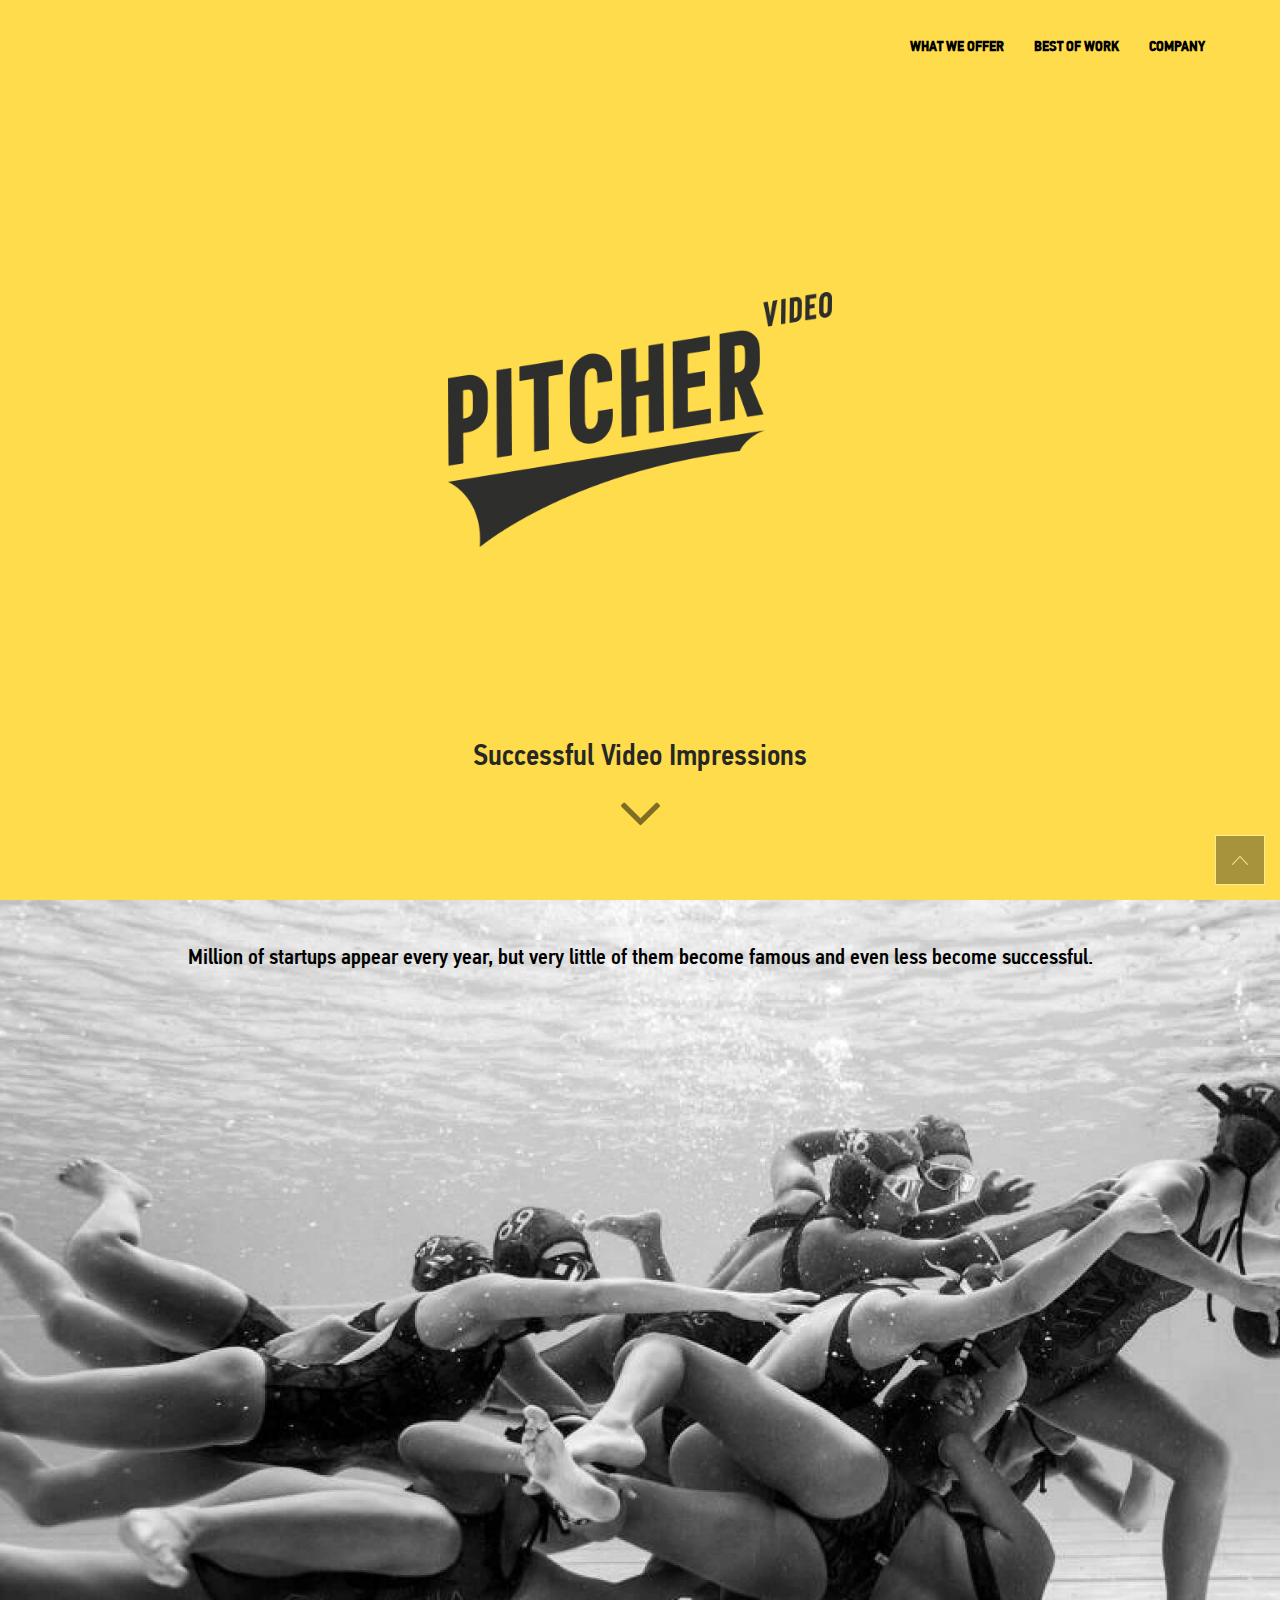
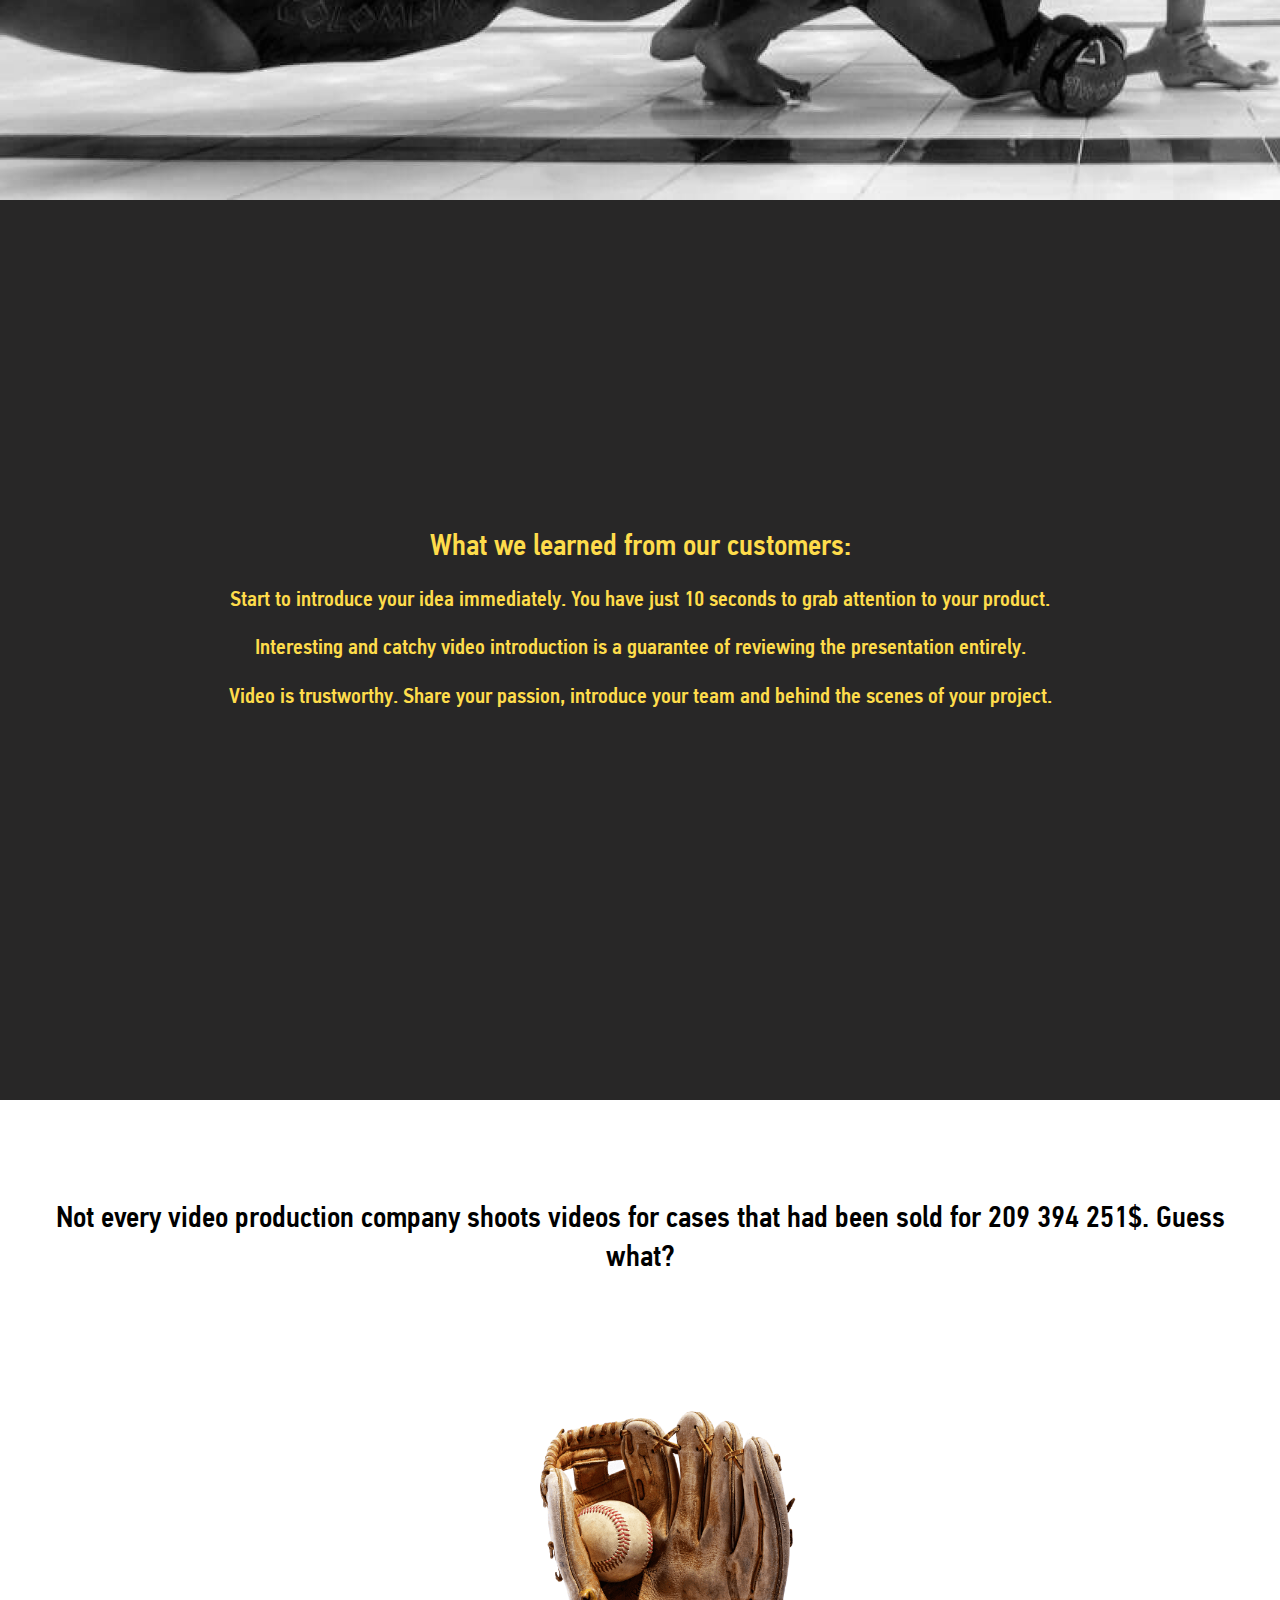
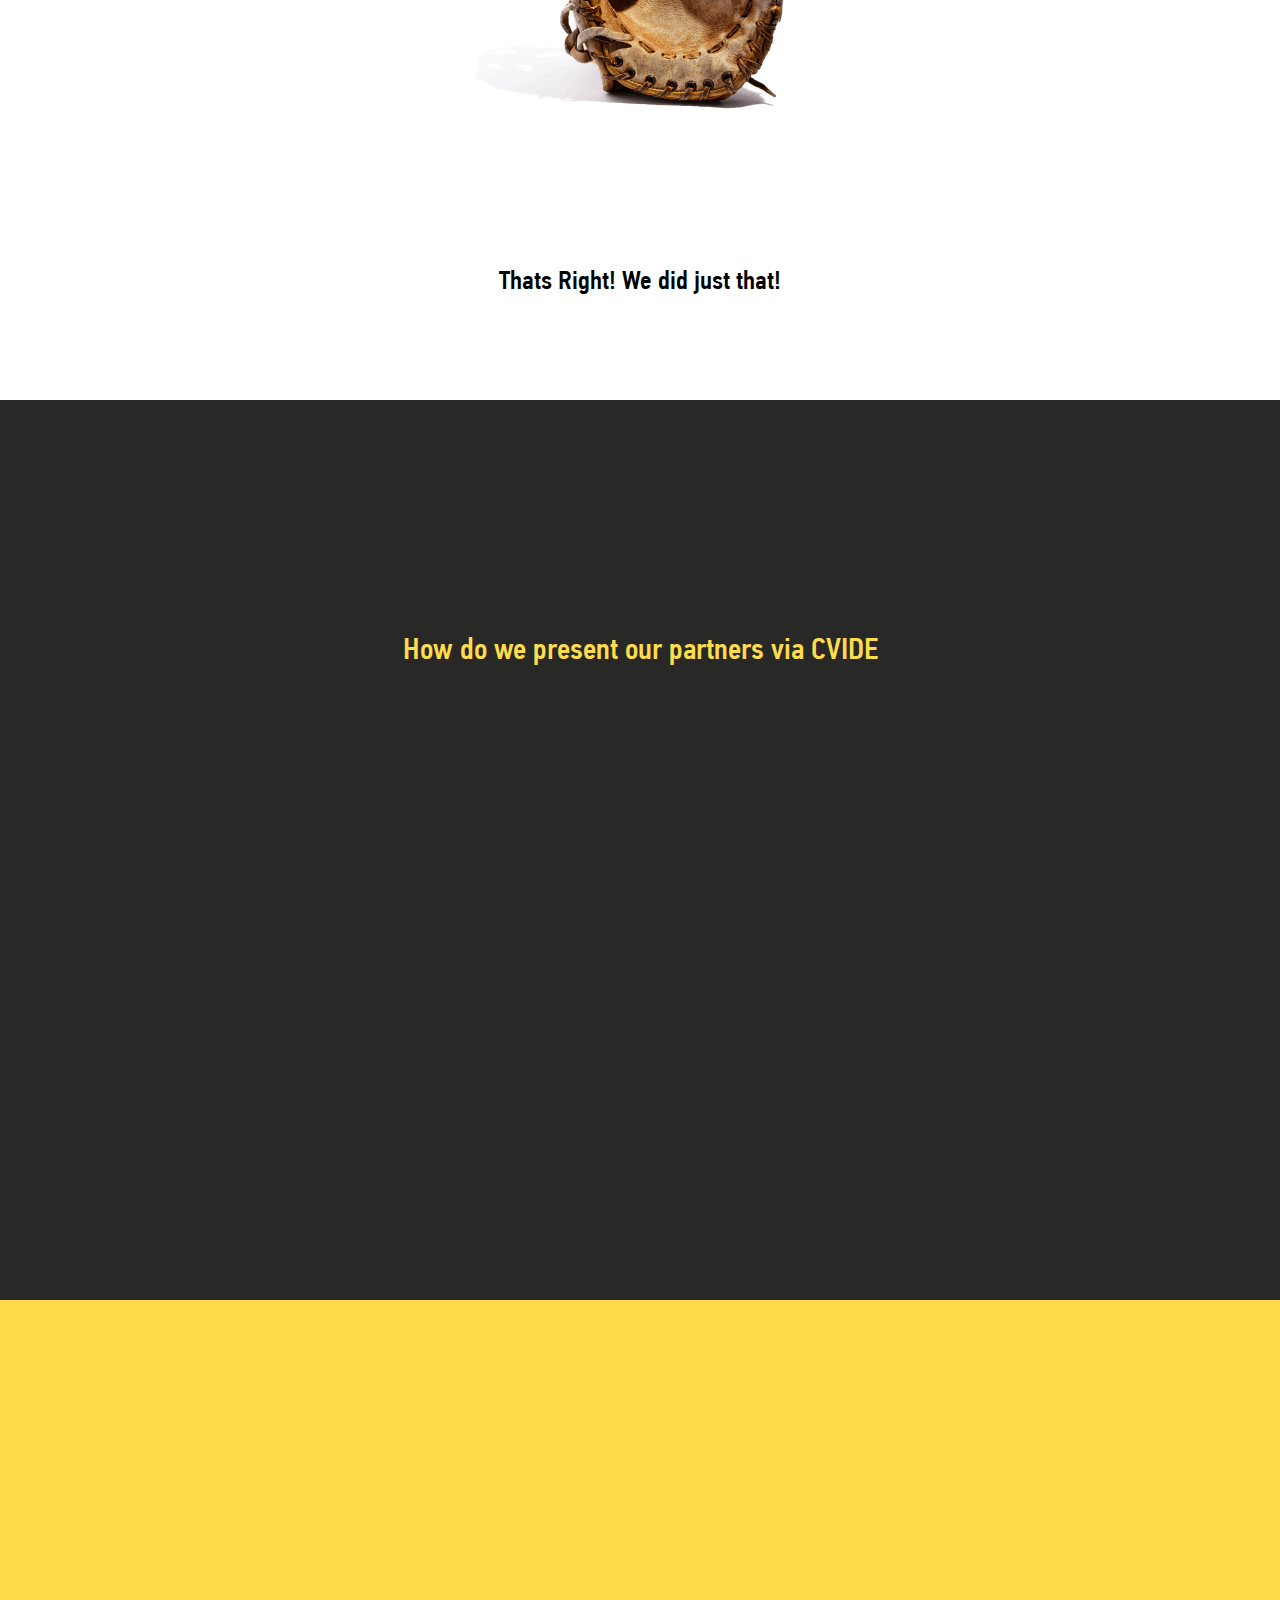
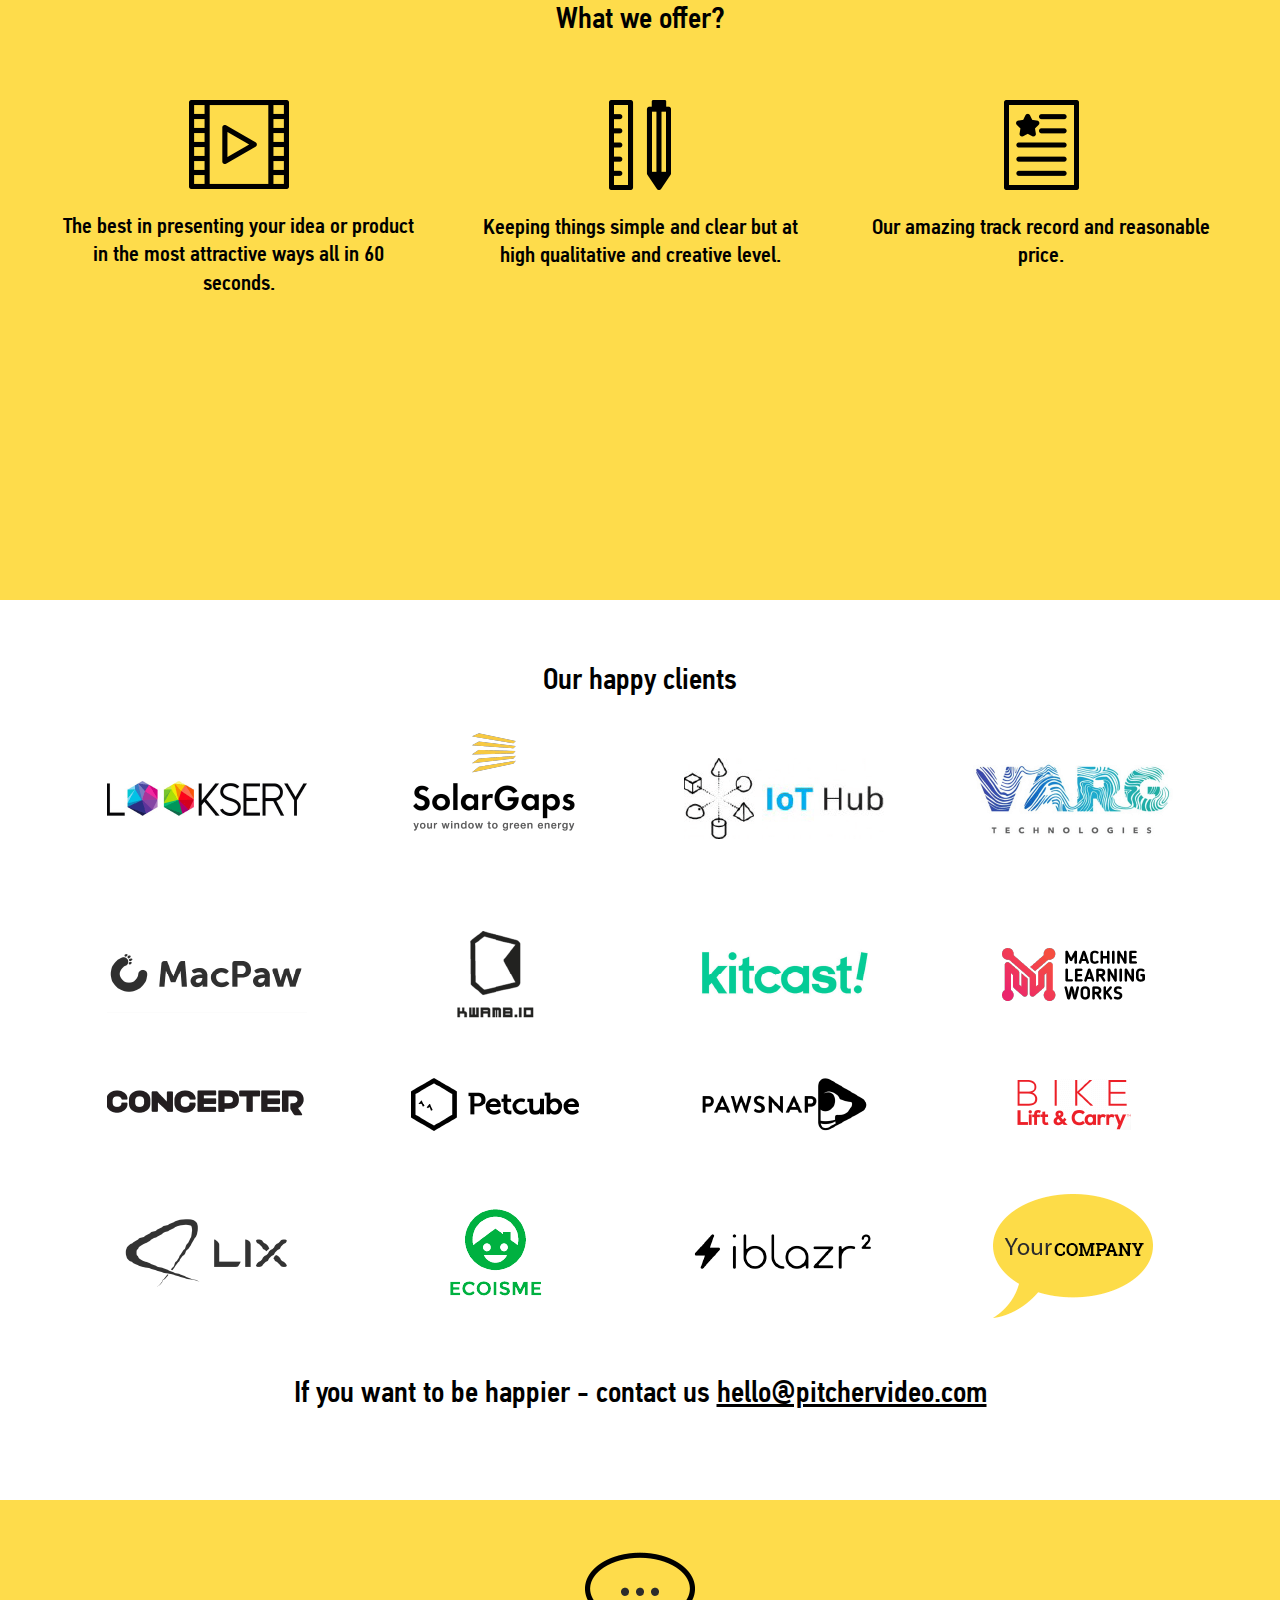
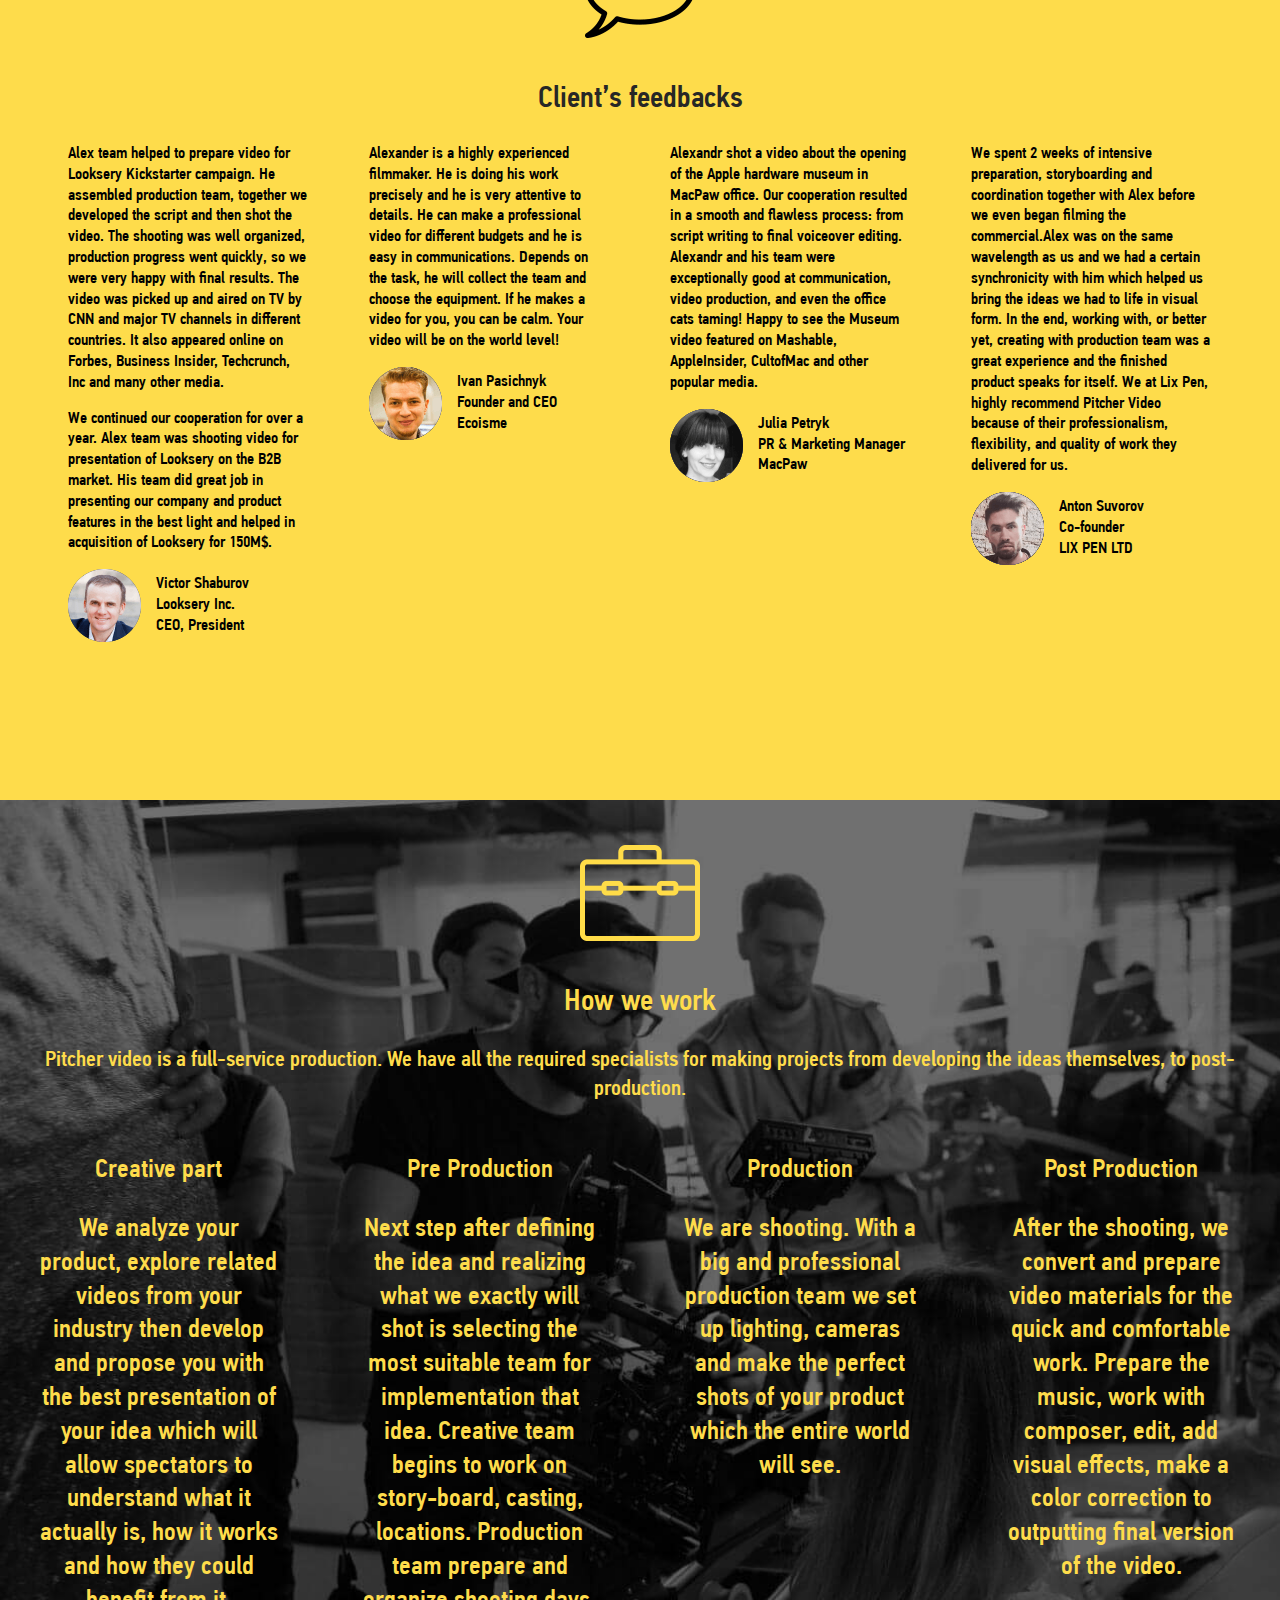
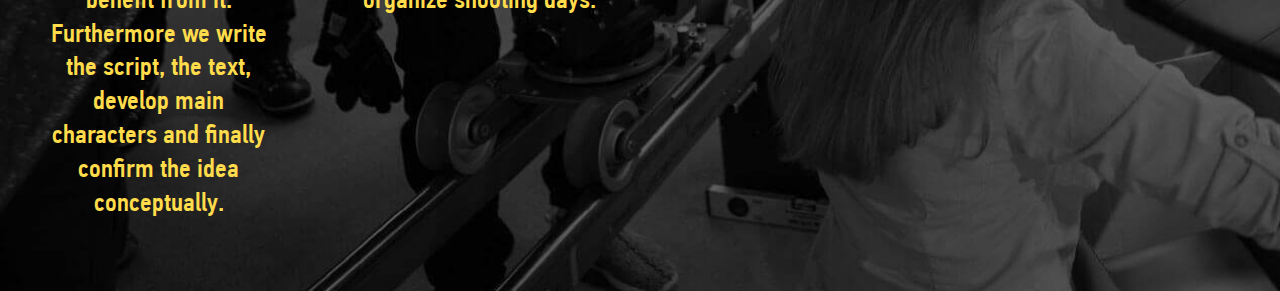
<file: index.html>
<!DOCTYPE html>
<html lang="en">

<head>
	<meta charset="UTF-8">
	<title>Pitcher</title>

	<meta name="description" content="">
	<meta http-equiv="X-UA-Compatible" content="IE=edge">
	<meta name="viewport" content="width=device-width, initial-scale=1, maximum-scale=1">
	
	<link rel="stylesheet" href="https://maxcdn.bootstrapcdn.com/font-awesome/4.7.0/css/font-awesome.min.css">
	<link rel="stylesheet" href="css/main.css">

</head>

<body>

	<div id="toTop">
	
		<!--1-->
		<div class="section yellow-section" >
			<section class="section-1 main-section">
				<nav class="main-nav">
					<ul>
						<li><a href="index.html">What we offer</a></li>
						<li><a href="best.html">Best of work</a></li>
						<li><a href="company.html">Company</a></li>
					</ul>
				</nav>
				
				<a href="index.html"><img src="img/logo-main.png" alt="Logo Pitcher Video"></a>
				
				<div class="start-logo_subheading">
					<p>Successful Video Impressions</p>
					
					<a href="#scrollDown" class="arrow-row arrow-row_btn activate-scroll">
						<i class="fa fa-angle-down" aria-hidden="true"></i>
					</a>
            
				</div>
			
			</section>
		</div>
		
		<!--2-->
		<div class="section" id="scrollDown">
			<section class="section-2 main-section">
				<p class="text-wrap">Million of startups appear every year, but very little of them become famous and even less become successful.</p>
			</section>
		</div>
		
		<!--3-->
		<div class="section">
			<section class="section-3 main-section">
				<p>What we learned from our customers:</p>
				<p>Start to introduce your idea immediately. You have just 10 seconds to grab attention to your product.</p>
				<p>Interesting and catchy video introduction is a guarantee of reviewing the presentation entirely.</p>
				<p>Video is trustworthy. Share your passion, introduce your team and behind the scenes of your project.</p>
				<p></p>
				<p></p>
			</section>
		</div>
		
		<!--4-->
		<div class="section">
			<div class="section-4 main-section">
				<p>Not every video production company shoots videos for cases that had been sold for 209 394 251$. Guess what? </p>
				<img src="img/glove.png" alt="Glove" width="750" height="560">
				<p class="small">Thats Right! We did just that!</p>
			</div>
		</div>

		<!--5-->
		<div class="section">
			<section class="section-5 main-section">
				<p>How do we present our partners via CVIDE</p>
				<div class="video-cover">

					<div class="video-overlay hide-cover">
						<button><i class="fa fa-play" aria-hidden="true"></i></button>
					</div>

					<div class="video-wrapper">
						<iframe class="play" src="https://www.youtube.com/embed/6dL5MDGJcGs" allowfullscreen></iframe>
					</div>

				</div>
			</section>
		</div>
		
		<!--6-->
		<div class="section">
			<section class="section-6 main-section">
				<p class="section-title">What we offer?</p>

				<div class="row-figure">
					<figure>
						<img src="img/ico-01.png" alt="Strip" width="100" height="89">
						<figcaption class="figcaption-text">The best in presenting your idea or product in the most attractive ways all in 60 seconds.</figcaption>
					</figure>

					<figure>
						<img src="img/ico-02.png" alt="Strip" width="62" height="90">
						<figcaption class="figcaption-text">Keeping things simple and clear but at high qualitative and creative level. </figcaption>
					</figure>

					<figure>
						<img src="img/ico-03.png" alt="Strip" width="100" height="89">
						<figcaption class="figcaption-text">Our amazing track record and reasonable price.</figcaption>
					</figure>
				</div>

			</section>

		</div>

		<!--7-->
		<div class="section fp-auto-height-responsive">
			<section class="section-7 main-section">
				<p class="section-title">Our happy clients</p>
				<div class="clients">
					<a href="#"><img src="img/client-01.png" alt="Client"></a>
					<a href="#"><img src="img/client-02.png" alt="Client"></a>
					<a href="#"><img src="img/client-03.png" alt="Client"></a>
					<a href="#"><img src="img/client-04.png" alt="Client"></a>
					<a href="#"><img src="img/client-05.png" alt="Client"></a>
					<a href="#"><img src="img/client-06.png" alt="Client"></a>
					<a href="#"><img src="img/client-07.png" alt="Client"></a>
					<a href="#"><img src="img/client-08.png" alt="Client"></a>
					<a href="#"><img src="img/client-09.png" alt="Client"></a>
					<a href="#"><img src="img/client-10.png" alt="Client"></a>
					<a href="#"><img src="img/client-11.png" alt="Client"></a>
					<a href="#"><img src="img/client-12.png" alt="Client"></a>
					<a href="#"><img src="img/client-13.png" alt="Client"></a>
					<a href="#"><img src="img/client-14.png" alt="Client"></a>
					<a href="#"><img src="img/client-15.png" alt="Client"></a>
					<a href="#"><img src="img/client-16.png" alt="Client"></a>
				</div>
				<p class="section-title no-margin small client-subheading">If you want to be happier - contact us <a href="mailto:hello@pitchervideo.com">hello@pitchervideo.com</a></p>
			</section>
		</div>

		<!--14-->
		<div class="section">
			<div class="feedbacks yellow-section main-section">
				<img src="img/feedback-ico.png" alt="Feedback">
				<p class="section-title">Client’s feedbacks</p>
				<div class="feedbacks-row">
					<div class="feedbacks-box">

						<div class="feedback-box_text">
							<p>Alex team helped to prepare video for Looksery Kickstarter campaign. He assembled production team, together we developed the script and then shot the video. The shooting was well organized, production progress went quickly, so we were very happy with final results. The video was picked up and aired on TV by CNN and major TV channels in different countries. It also appeared online on Forbes, Business Insider, Techcrunch, Inc and many other media.</p>
							<p>We continued our cooperation for over a year. Alex team was shooting video for presentation of Looksery on the B2B market. His team did great job in presenting our company and product features in the best light and helped in acquisition of Looksery for 150M$.</p>
						</div>

						<div class="feedback-author">
							<img src="img/feedback-01.png" alt="Feedback">
							<div class="feedback-name">
								<p>Victor Shaburov</p>
								<p>Looksery Inc.</p>
								<p>CEO, President </p>
							</div>
						</div>

					</div>

					<div class="feedbacks-box">

						<div class="feedback-box_text">
							<p>Alexander is a highly experienced filmmaker. He is doing his work precisely and he is very attentive to details. He can make a professional video for different budgets and he is easy in communications. Depends on the task, he will collect the team and choose the equipment. If he makes a video for you, you can be calm. Your video will be on the world level!</p>
						</div>

						<div class="feedback-author">
							<img src="img/feedback-02.png" alt="Feedback">
							<div class="feedback-name">
								<p>Ivan Pasichnyk</p>
								<p>Founder and CEO </p>
								<p>Ecoisme</p>
							</div>
						</div>

					</div>

					<div class="feedbacks-box">

						<div class="feedback-box_text">
							<p>Alexandr shot a video about the opening of the Apple hardware museum in MacPaw office. Our cooperation resulted in a smooth and flawless process: from script writing to final voiceover editing. Alexandr and his team were exceptionally good at communication, video production, and even the office cats taming! Happy to see the Museum video featured on Mashable, AppleInsider, CultofMac and other popular media.</p>
						</div>

						<div class="feedback-author">
							<img src="img/feedback-03.png" alt="Feedback">
							<div class="feedback-name">
								<p>Julia Petryk</p>
								<p>PR & Marketing Manager</p>
								<p>MacPaw</p>
							</div>
						</div>

					</div>

					<div class="feedbacks-box">

						<div class="feedback-box_text">
							<p>We spent 2 weeks of intensive preparation, storyboarding and coordination together with Alex before we even began filming the commercial.Alex was on the same wavelength as us and we had a certain synchronicity with him which helped us bring the ideas we had to life in visual form. In the end, working with, or better yet, creating with production team was a great experience and the finished product speaks for itself. We at Lix Pen, highly recommend Pitcher Video because of their professionalism, flexibility, and quality of work they delivered for us.</p>
						</div>

						<div class="feedback-author">
							<img src="img/feedback-04.png" alt="Feedback">
							<div class="feedback-name">
								<p>Anton Suvorov</p>
								<p>Co-founder</p>
								<p>LIX PEN LTD</p>
							</div>
						</div>

					</div>

				</div>
			</div>
		</div>

		<!--15-->
		<div class="section">
			<div class="black-section how main-section" style="background-image:url('img/bg-how.jpg')">
				<img src="img/how-ico.png" alt="How we work">
				<p class="section-title">How we work</p>
				<p class="section-subtitle">Pitcher video is a full-service production. We have all the required specialists for making projects from developing the ideas themselves, to post-production.</p>
				<div class="how-row">

					<div class="how-box">
						<p>Creative part</p>
						<p>We analyze your product, explore related videos from your industry then develop and propose you with the best presentation of your idea which will allow spectators to understand what it actually is, how it works and how they could benefit from it. Furthermore we write the script, the text, develop main characters and finally confirm the idea conceptually.</p>
					</div>

					<div class="how-box">
						<p>Pre Production</p>
						<p>Next step after defining the idea and realizing what we exactly will shot is selecting the most suitable team for implementation that idea. Creative team begins to work on story-board, casting, locations. Production team prepare and organize shooting days.</p>
					</div>

					<div class="how-box">
						<p>Production</p>
						<p>We are shooting. With a big and professional production team we set up lighting, cameras and make the perfect shots of your product which the entire world will see.</p>
					</div>

					<div class="how-box">
						<p>Post Production</p>
						<p>After the shooting, we convert and prepare video materials for the quick and comfortable work. Prepare the music, work with composer, edit, add visual effects, make a color correction to outputting final version of the video.</p>
					</div>

				</div>
			</div>
		</div>

	</div>
	
	<a href="#toTop" class="scroll-top activate-scroll"></a>
	
	<script src="https://code.jquery.com/jquery-3.2.1.min.js"></script>
	<script src="js/PageScroll2id.min.js"></script>
	<script src="js/common.js"></script>

</body>

</html>
</file>
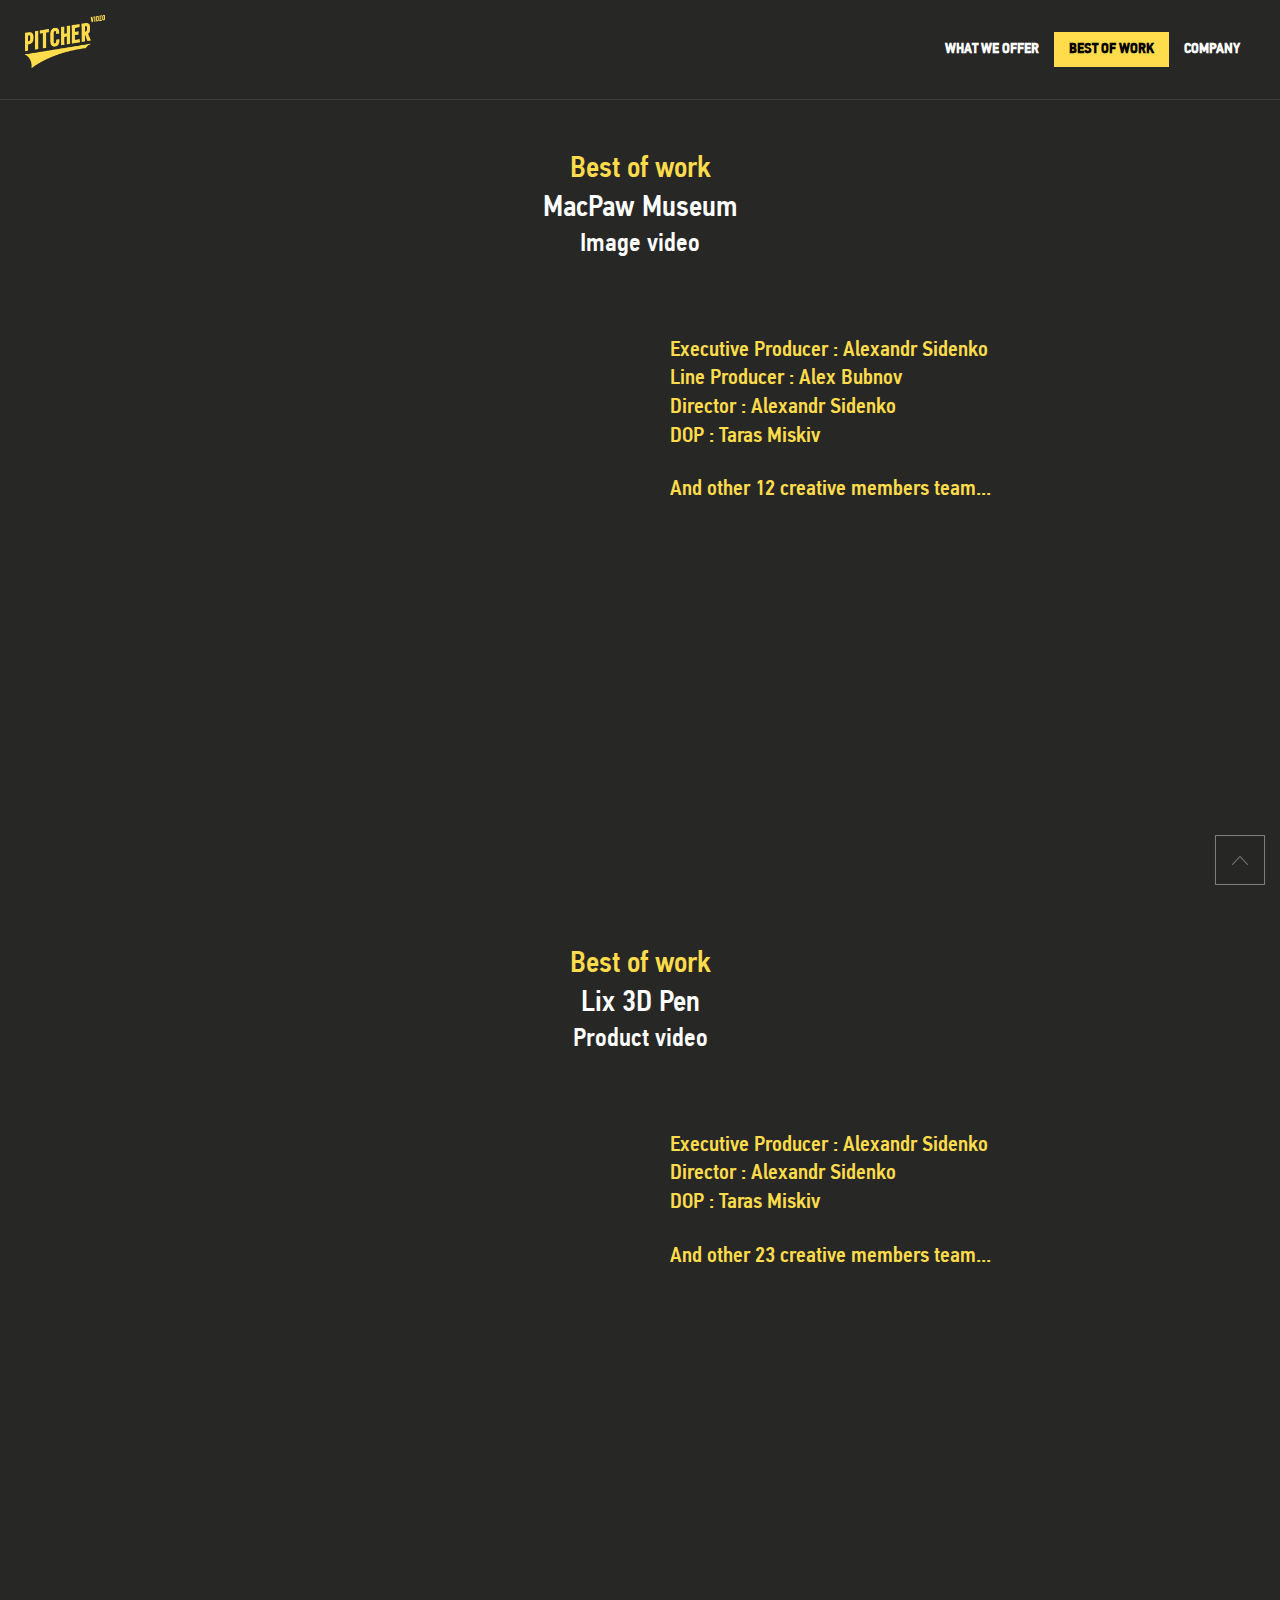
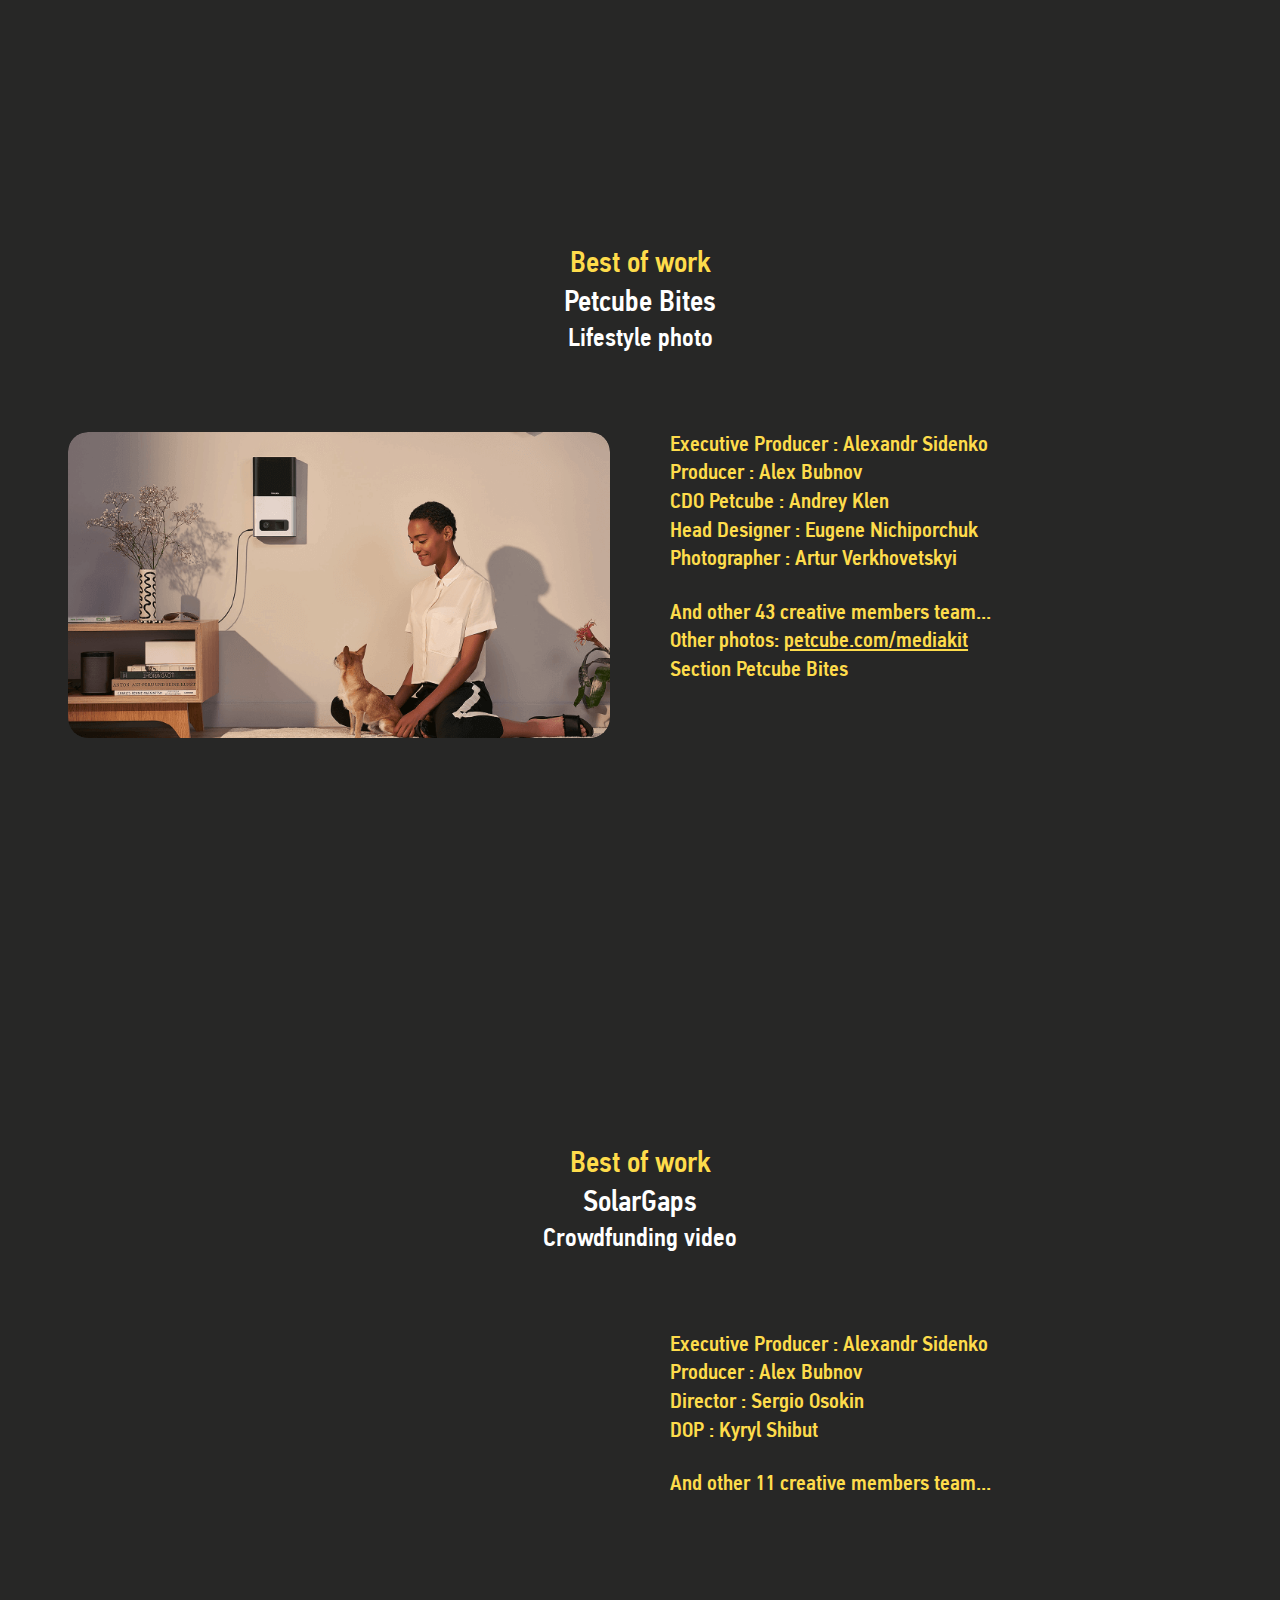
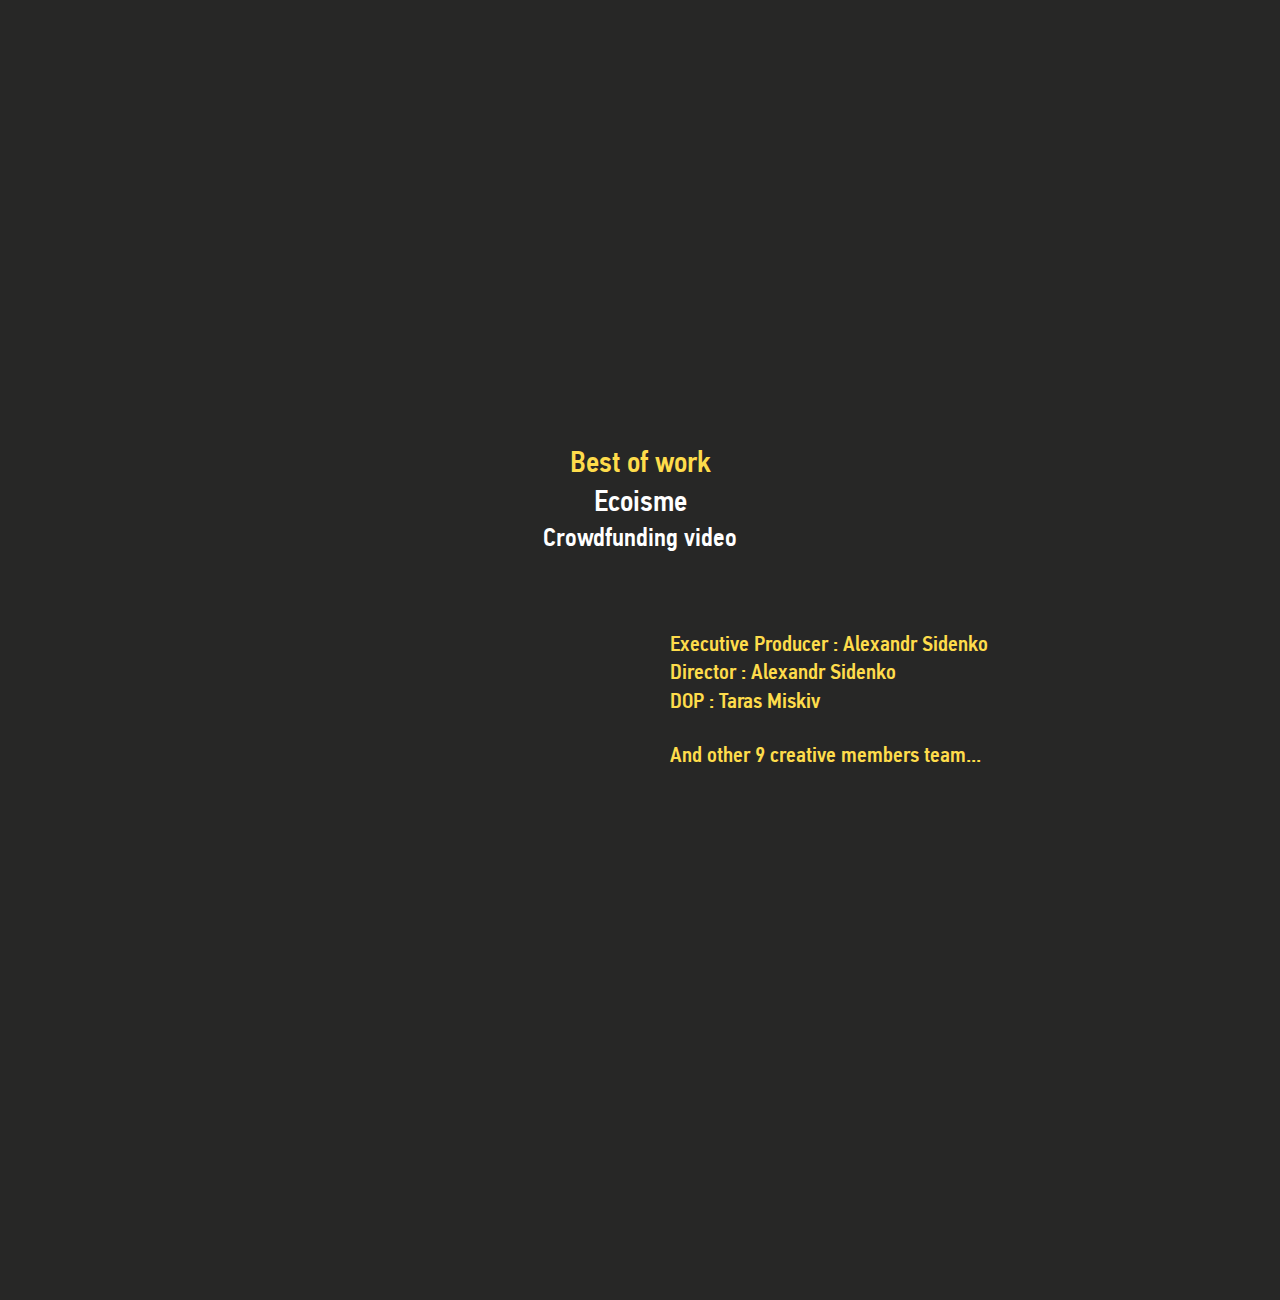
<file: best.html>
<!DOCTYPE html>
<html lang="en">

<head>
	<meta charset="UTF-8">
	<title>Best of work | Pitcher</title>

	<meta name="description" content="">
	<meta http-equiv="X-UA-Compatible" content="IE=edge">
	<meta name="viewport" content="width=device-width, initial-scale=1, maximum-scale=1">

	<link rel="stylesheet" href="https://maxcdn.bootstrapcdn.com/font-awesome/4.7.0/css/font-awesome.min.css">
	<link rel="stylesheet" href="css/main.css">

</head>

<body>
	<div id="toTop">
 		<!--9-->
		<div class="section">
			<section class="best black-section main-section header-section">
			
				<div class="header-row">
					<a href="index.html"><img src="img/logo-main-2.png" alt="Logo Pitcher Video"></a>

					<nav class="main-nav">
						<ul>
							<li><a href="index.html">What we offer</a></li>
							<li><a class="active" href="best.html">Best of work</a></li>
							<li><a href="company.html">Company</a></li>
						</ul>
					</nav>
				</div>
								
				<div class="best-title">
					<strong class="best-heading yellow">Best of work</strong>
					<span class="best-heading white">MacPaw Museum</span>
					<span class="best-heading white subheading">Image video</span>
				</div>
				<div class="best-content">
					<div class="best-box">
						<div class="video-cover">

							<div class="video-overlay hide-cover" style="background-image: url(img/best-01.jpg)">
								<button><i class="fa fa-play" aria-hidden="true"></i></button>
							</div>

							<div class="video-wrapper">
								<iframe class="play" src="https://www.youtube.com/embed/W7BNPZdt1qU" allowfullscreen></iframe>
							</div>

						</div>
					</div>
					<div class="best-box">
						<p>Executive Produсer : Alexandr Sidenko</p>
						<p>Line Produсer : Alex Bubnov</p>
						<p>Director : Alexandr Sidenko</p>
						<p class="margin-1">DOP : Taras Miskiv</p>
						<p>And other 12 creative members team...</p>
					</div>
				</div>
			</section>
		</div>

		<!--10-->
		<div class="section">
			<section class="best black-section main-section">
				<div class="best-title">
					<strong class="best-heading yellow">Best of work</strong>
					<span class="best-heading white">Lix 3D Pen</span>
					<span class="best-heading white subheading">Product video</span>
				</div>
				<div class="best-content">
					<div class="best-box">
						<div class="video-cover">

							<div class="video-overlay hide-cover" style="background-image: url(img/best-02.png)">
								<button><i class="fa fa-play" aria-hidden="true"></i></button>
							</div>

							<div class="video-wrapper">
								<iframe class="play" src="https://www.youtube.com/embed/k76Z9jF2wP0" allowfullscreen></iframe>
							</div>

						</div>
					</div>
					<div class="best-box">
						<p>Executive Produсer : Alexandr Sidenko</p>
						<p>Director : Alexandr Sidenko</p>
						<p class="margin-1">DOP : Taras Miskiv</p>
						<p>And other 23 creative members team...</p>
					</div>
				</div>
			</section>
		</div>

		<!--11-->
		<div class="section">
			<section class="best black-section main-section">
				<div class="best-title">
					<strong class="best-heading yellow">Best of work</strong>
					<span class="best-heading white">Petcube Bites</span>
					<span class="best-heading white subheading">Lifestyle photo</span>
				</div>
				<div class="best-content">
					<div class="best-box">
					
						<a href="https://petcube.com/mediakit/" target="_blank" class="video-cover linked">

							<div class="video-overlay" style="background-image: url(img/best-03.png)">
								<button><i class="fa fa-play" aria-hidden="true"></i></button>
							</div>

							<div class="video-wrapper">
							</div>

						</a>
						
					</div>
					<div class="best-box">
						<p>Executive Produсer : Alexandr Sidenko</p>
						<p>Producer : Alex Bubnov</p>
						<p>CDO Petcube : Andrey Klen</p>
						<p>Head Designer : Eugene Nichiporchuk</p>
						<p class="margin-1">Photographer : Artur Verkhovetskyi</p>
						<p>And other 43 creative members team...</p>
						<p>Other photos: <a href="http://petcube.com/mediakit">petcube.com/mediakit</a></p>
						<p>Section Petcube Bites</p>
					</div>
				</div>
			</section>
		</div>

		<!--12-->
		<div class="section">
			<section class="best black-section main-section">
				<div class="best-title">
					<strong class="best-heading yellow">Best of work</strong>
					<span class="best-heading white">SolarGaps</span>
					<span class="best-heading white subheading">Crowdfunding video</span>
				</div>
				<div class="best-content">
					<div class="best-box">
						<div class="video-cover">

							<div class="video-overlay hide-cover" style="background-image: url(img/best-04.png)">
								<button><i class="fa fa-play" aria-hidden="true"></i></button>
							</div>

							<div class="video-wrapper">
								<iframe class="play" src="https://www.youtube.com/embed/OfnxnGXf32Y" allowfullscreen></iframe>
							</div>

						</div>
					</div>
					<div class="best-box">
						<p>Executive Produсer : Alexandr Sidenko</p>
						<p>Producer : Alex Bubnov</p>
						<p>Director : Sergio Osokin</p>
						<p class="margin-1">DOP : Kyryl Shibut</p>
						<p>And other 11 creative members team...</p>
					</div>
				</div>
			</section>
		</div>

		<!--13-->
		<div class="section">
			<section class="best black-section main-section">
				<div class="best-title">
					<strong class="best-heading yellow">Best of work</strong>
					<span class="best-heading white">Ecoisme</span>
					<span class="best-heading white subheading">Crowdfunding video</span>
				</div>
				<div class="best-content">
					<div class="best-box">
						<div class="video-cover">

							<div class="video-overlay hide-cover" style="background-image: url(img/best-05.png)">
								<button><i class="fa fa-play" aria-hidden="true"></i></button>
							</div>

							<div class="video-wrapper">
								<iframe class="play" src="https://www.youtube.com/embed/6dL5MDGJcGs" allowfullscreen></iframe>
							</div>

						</div>
					</div>
					<div class="best-box">
						<p>Executive Produсer : Alexandr Sidenko</p>
						<p>Director : Alexandr Sidenko</p>
						<p class="margin-1">DOP : Taras Miskiv</p>
						<p>And other 9 creative members team...</p>
					</div>
				</div>
			</section>
		</div>
	</div>
	
	<a href="#toTop" class="scroll-top activate-scroll"></a>
	
	<script src="https://code.jquery.com/jquery-3.2.1.min.js"></script>
	<script src="js/PageScroll2id.min.js"></script>
	<script src="js/common.js"></script>

</body>

</html>
</file>
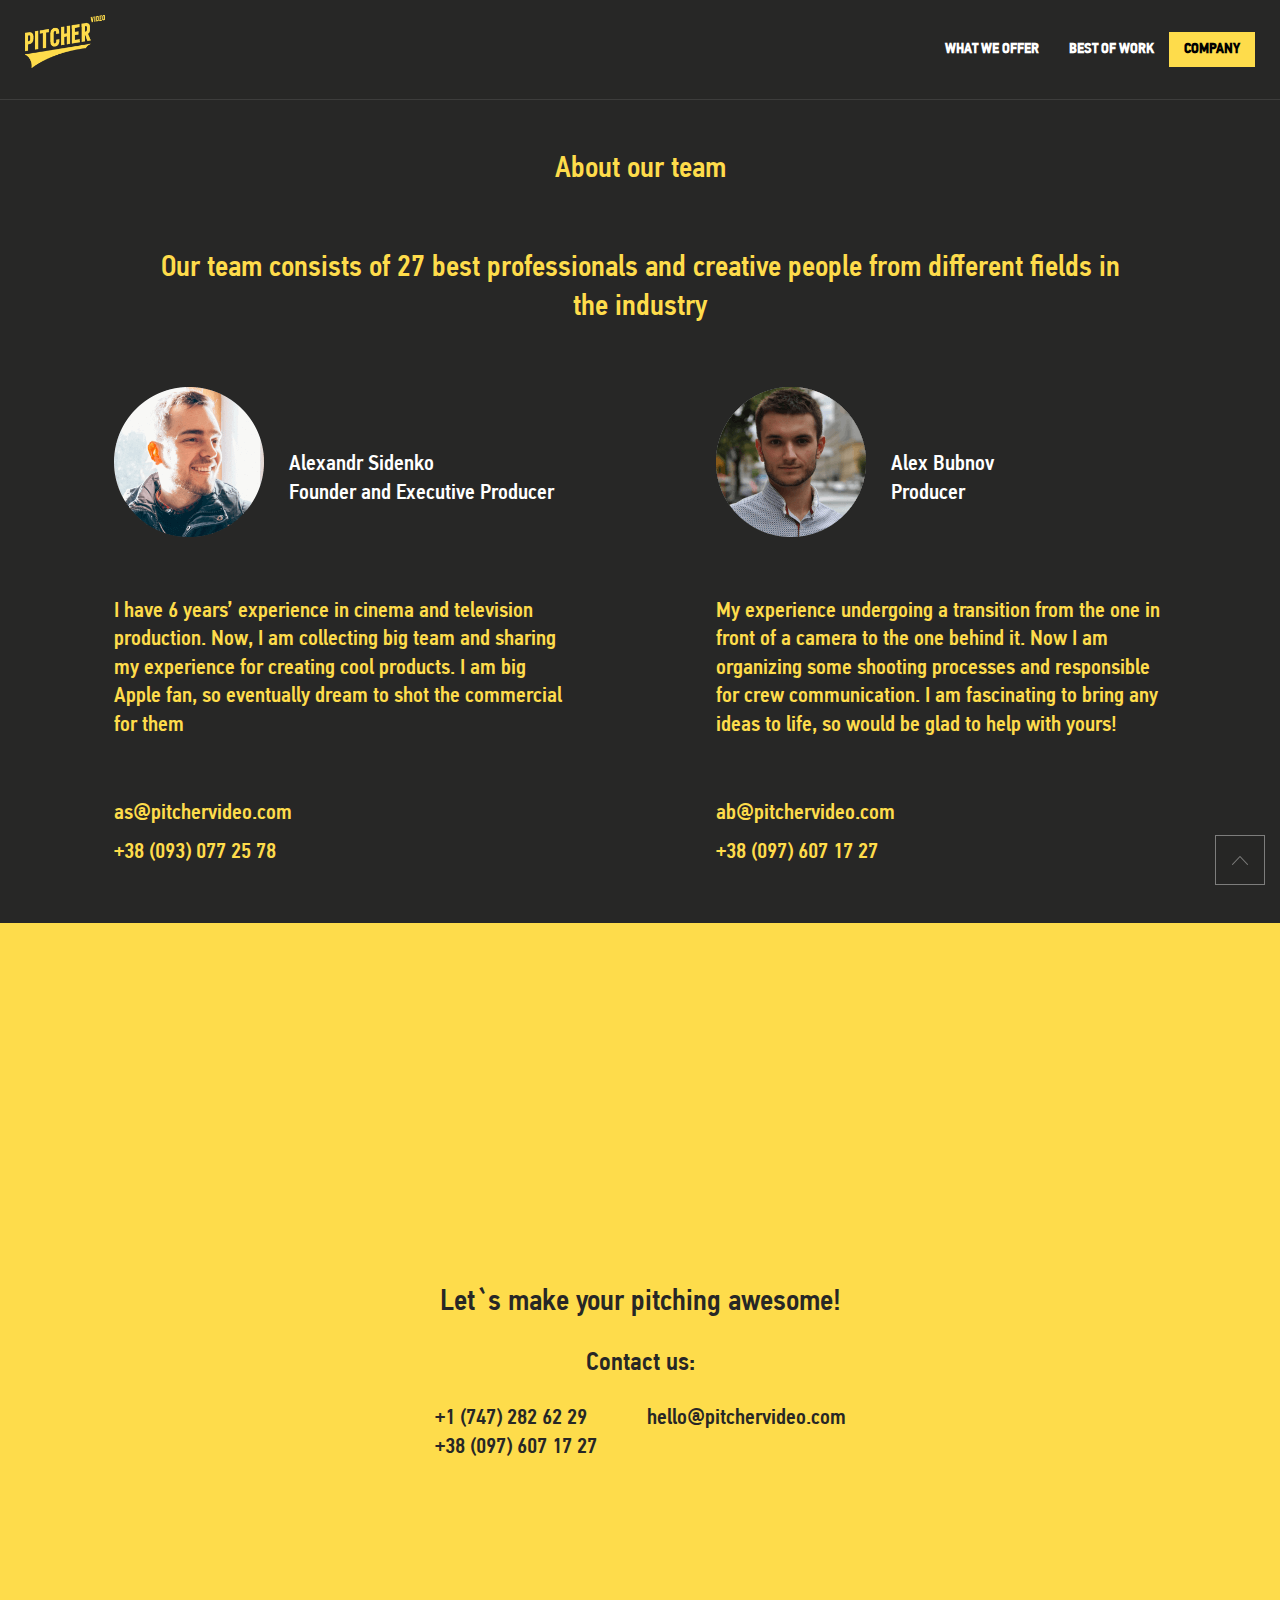
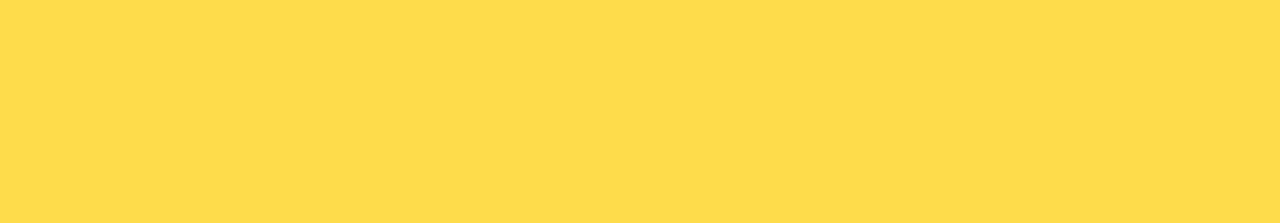
<file: company.html>
<!DOCTYPE html>
<html lang="en">

<head>
	<meta charset="UTF-8">
	<title>Pitcher</title>

	<meta name="description" content="">
	<meta http-equiv="X-UA-Compatible" content="IE=edge">
	<meta name="viewport" content="width=device-width, initial-scale=1, maximum-scale=1">

	<link rel="stylesheet" href="https://maxcdn.bootstrapcdn.com/font-awesome/4.7.0/css/font-awesome.min.css">
	<link rel="stylesheet" href="css/main.css">

</head>

<body>
	<div id="toTop">
		<!--8-->
		<div class="section">
			<div class="section-8 black-section main-section header-section">
			
				<div class="header-row">
					<a href="index.html"><img src="img/logo-main-2.png" alt="Logo Pitcher Video"></a>

					<nav class="main-nav">
						<ul>
							<li><a href="index.html">What we offer</a></li>
							<li><a href="best.html">Best of work</a></li>
							<li><a class="active"  href="company.html">Company</a></li>
						</ul>
					</nav>
				</div>
			
				<p class="section-title">About our team</p>
				<p class="section-title">Our team consists of 27 best professionals and creative people from different fields in the industry</p>

				<div class="team-block_wrap">

					<div class="team-block">

						<div class="team-block_top">
							<div class="team-block_top-left">
								<img src="img/photo-01.png" alt="Founder">
							</div>
							<div class="team-block_top-right">
								<p class="team-name">Alexandr Sidenko</p>
								<p>Founder and Executive Producer</p>
							</div>
						</div>

						<p class="team-paragraph">I have 6 years’ experience in cinema and television production. Now, I am collecting big team and sharing my experience for creating cool products. I am big Apple fan, so eventually dream to shot the commercial for them</p>

						<div class="team-contact">
							<a href="mailto:as@pitchervideo.com">as@pitchervideo.com</a>
							<a href="tel:">+38 (093) 077 25 78</a>
						</div>

					</div>

					<div class="team-block">

						<div class="team-block_top">
							<div class="team-block_top-left">
								<img src="img/photo-02.png" alt="Founder">
							</div>
							<div class="team-block_top-right">
								<p class="team-name">Alex Bubnov</p>
								<p>Producer</p>
							</div>
						</div>

						<p class="team-paragraph">My experience undergoing a transition from the one in front of a camera to the one behind it. Now I am organizing some shooting processes and responsible for crew communication. I am fascinating to bring any ideas to life, so would be glad to help with yours!</p>

						<div class="team-contact">
							<a href="mailto:as@pitchervideo.com">ab@pitchervideo.com</a>
							<a href="tel:">+38 (097) 607 17 27</a>
						</div>

					</div>

				</div>
			</div>
		</div>

		<!--16-->
		<section class="section">
			<div class="yellow-section main-section contact">
				<p class="section-title">Let`s make your pitching awesome!</p>
				<div class="contact-row">
					<span class="contact-title">Contact us:</span>
					<div class="contact-info">
						<div class="contacts-block">
							<p>+1 (747) 282 62 29</p>
							<p>+38 (097) 607 17 27</p>
						</div>
						<div class="contacts-block">
							<p>hello@pitchervideo.com</p>
						</div>
					</div>
				</div>
			</div>
		</section>
	</div>
	
	<a href="#toTop" class="scroll-top activate-scroll"></a>
	
	<script src="https://code.jquery.com/jquery-3.2.1.min.js"></script>
	<script src="js/PageScroll2id.min.js"></script>
	<script src="js/common.js"></script>

</body>

</html>
</file>
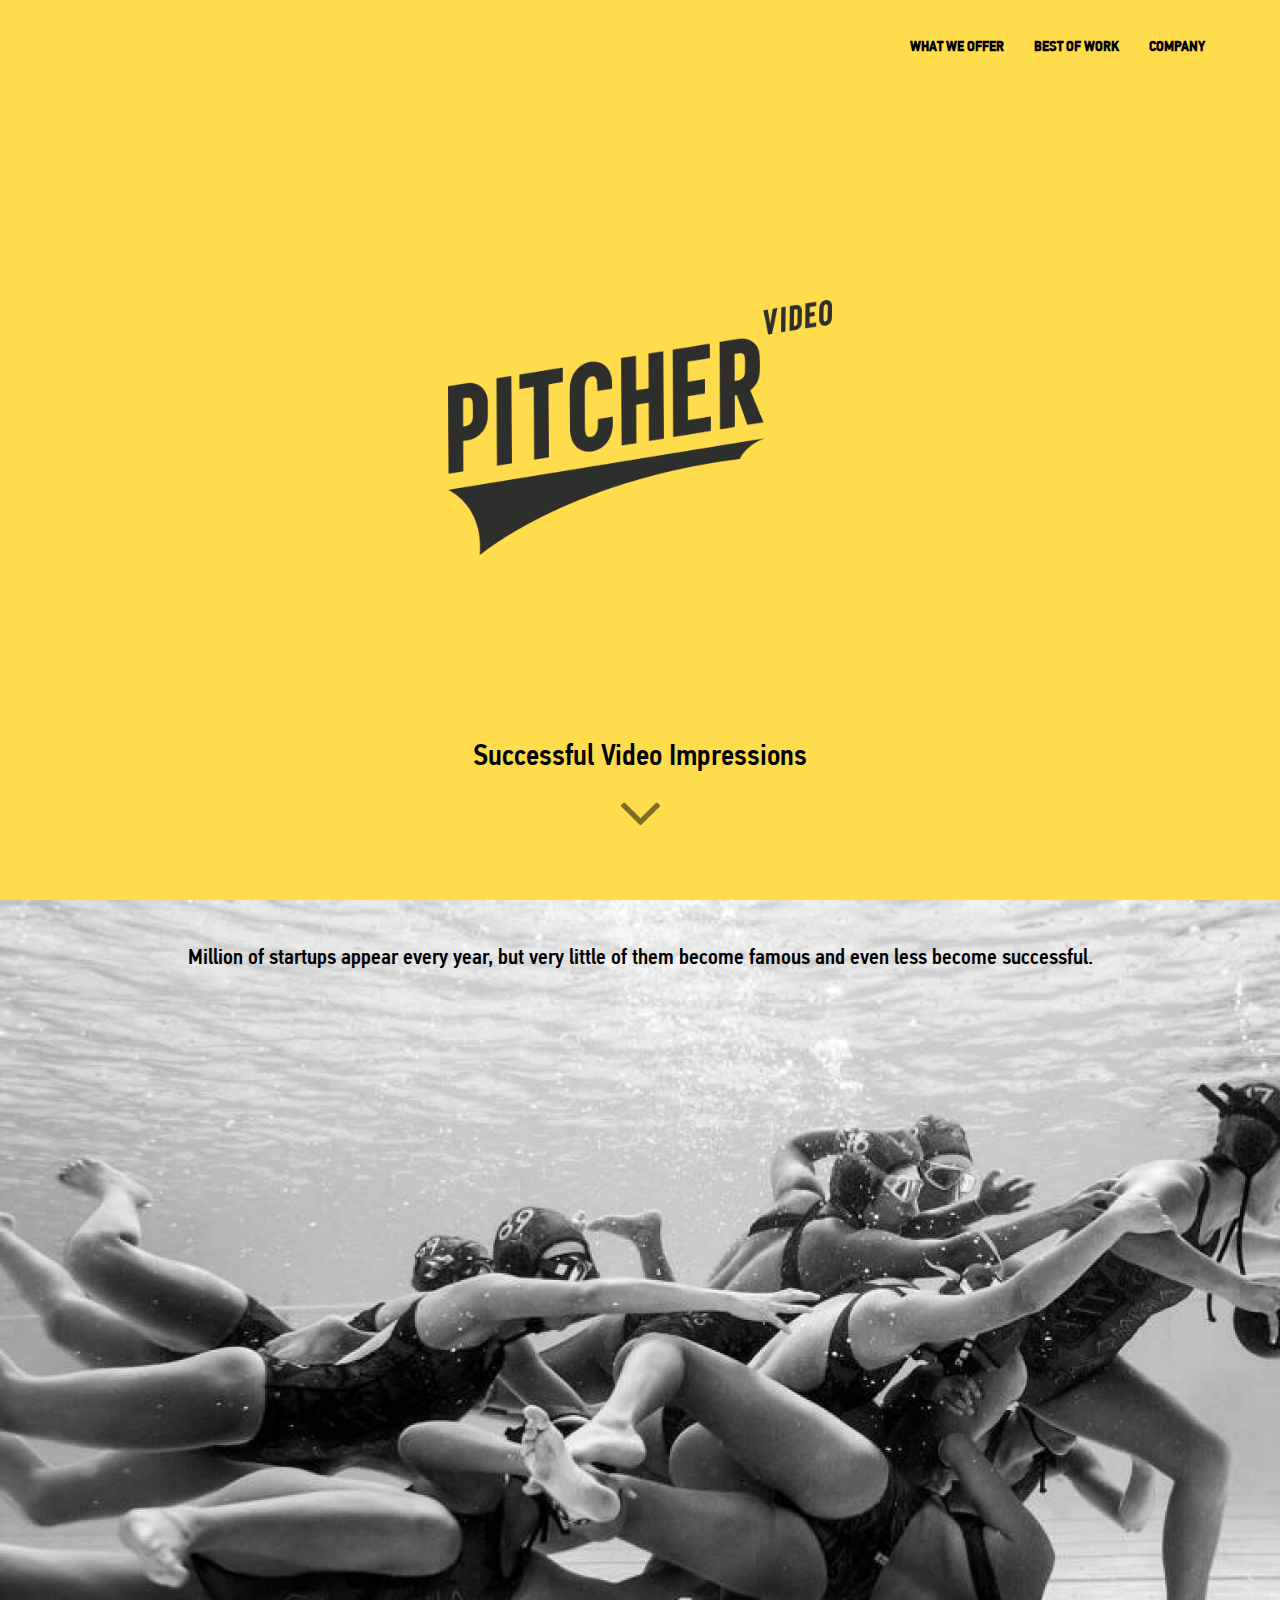
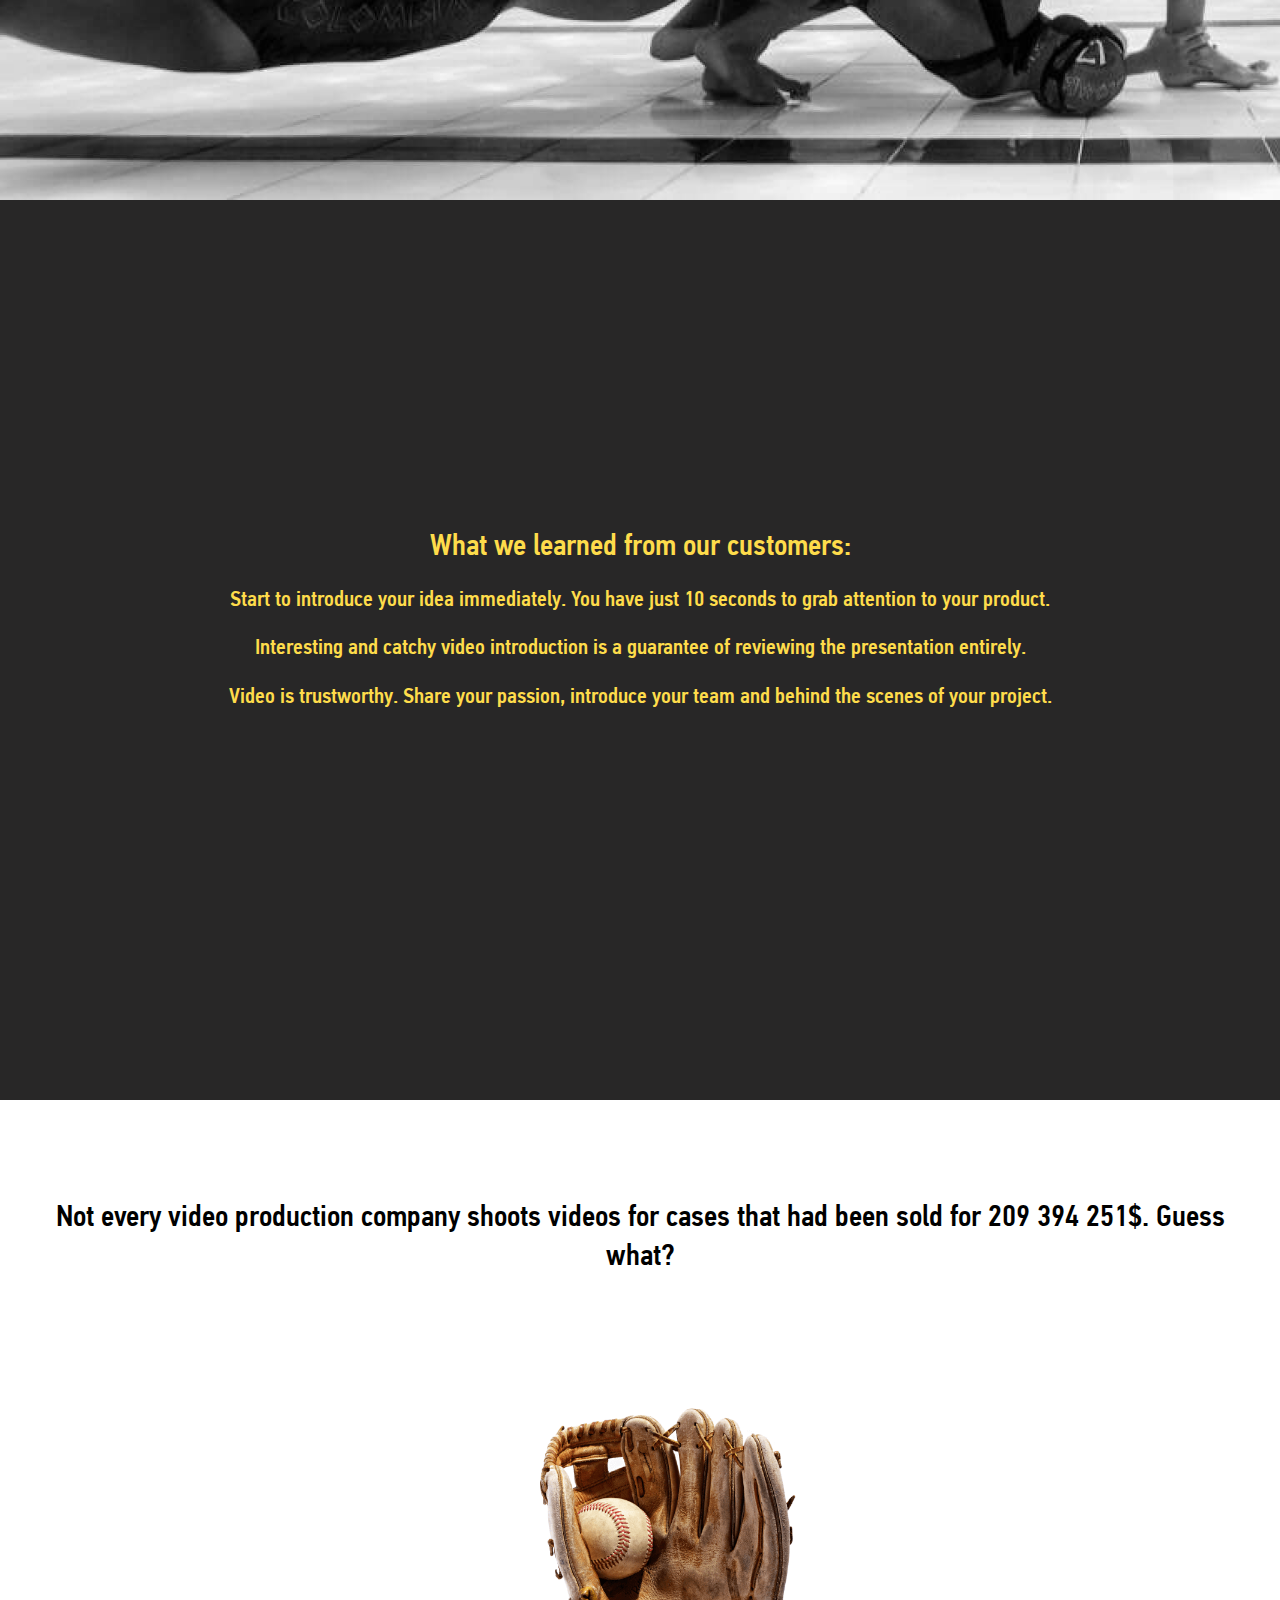
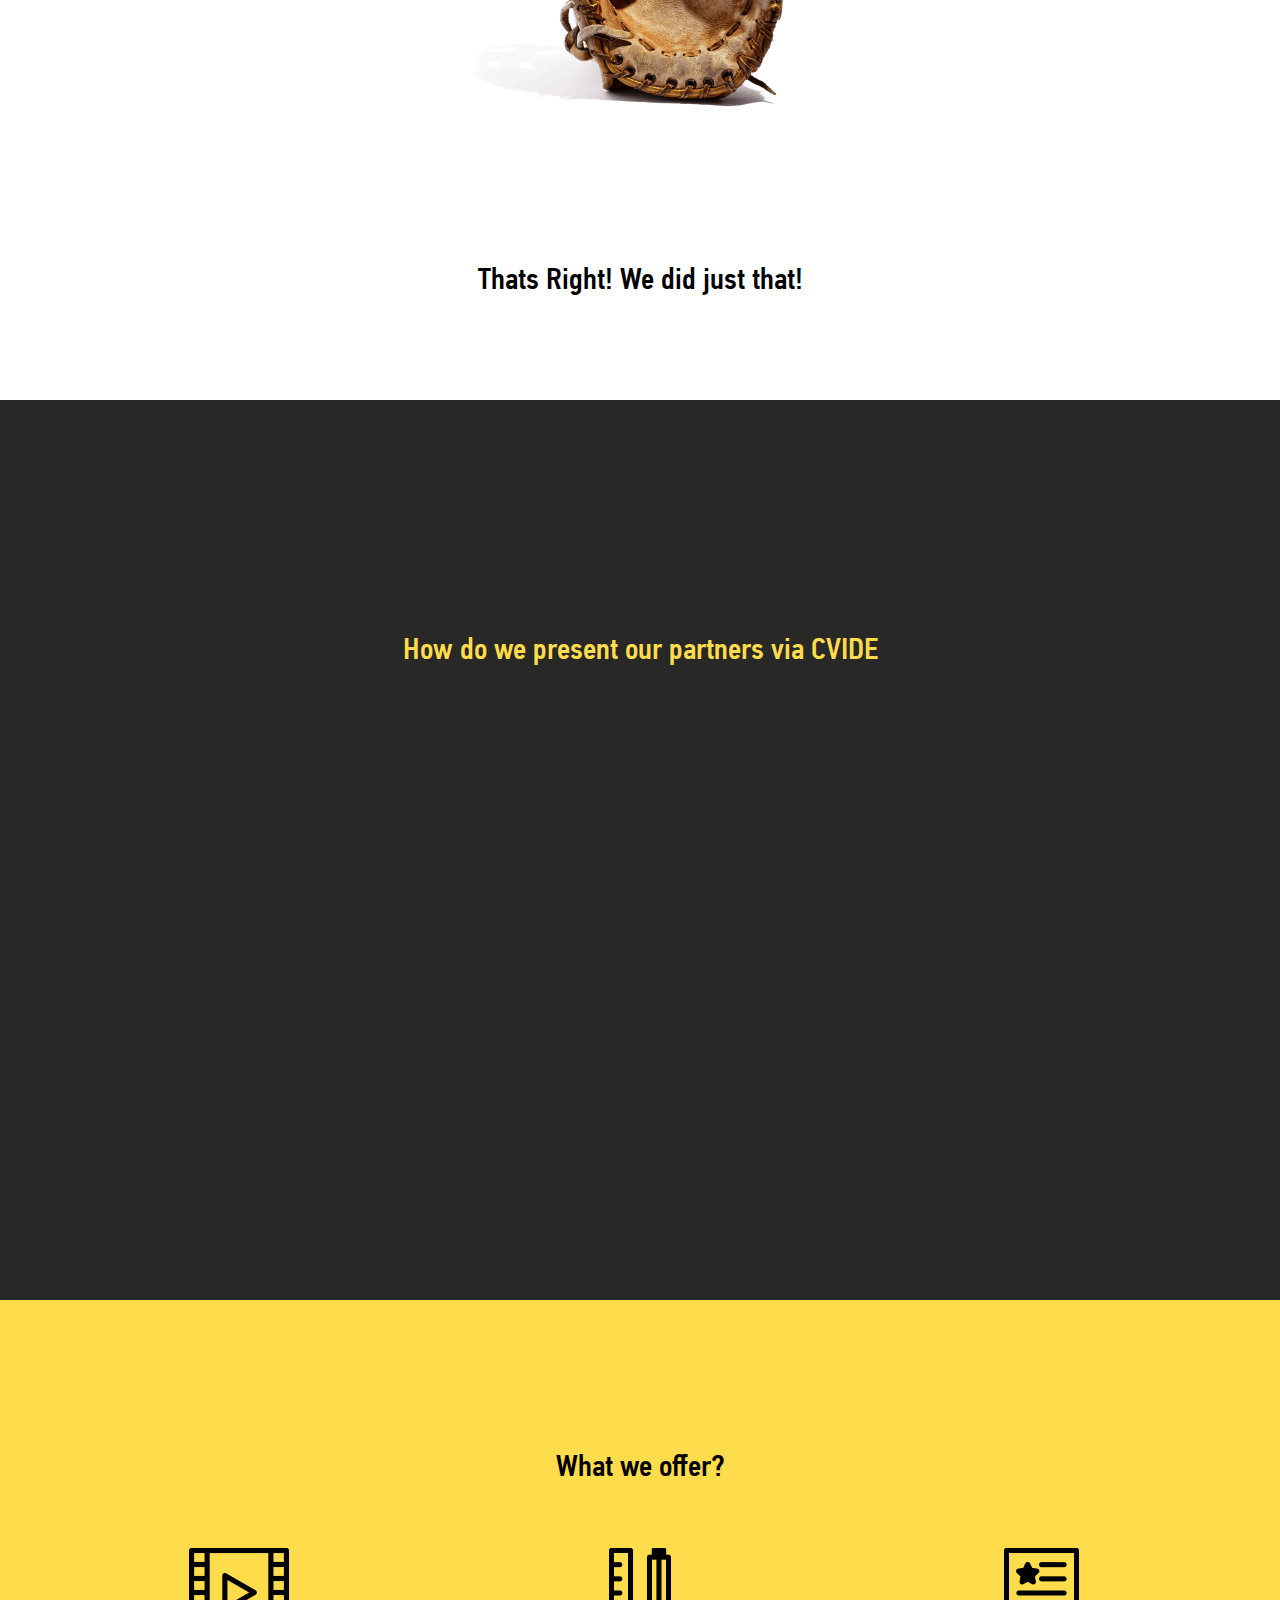
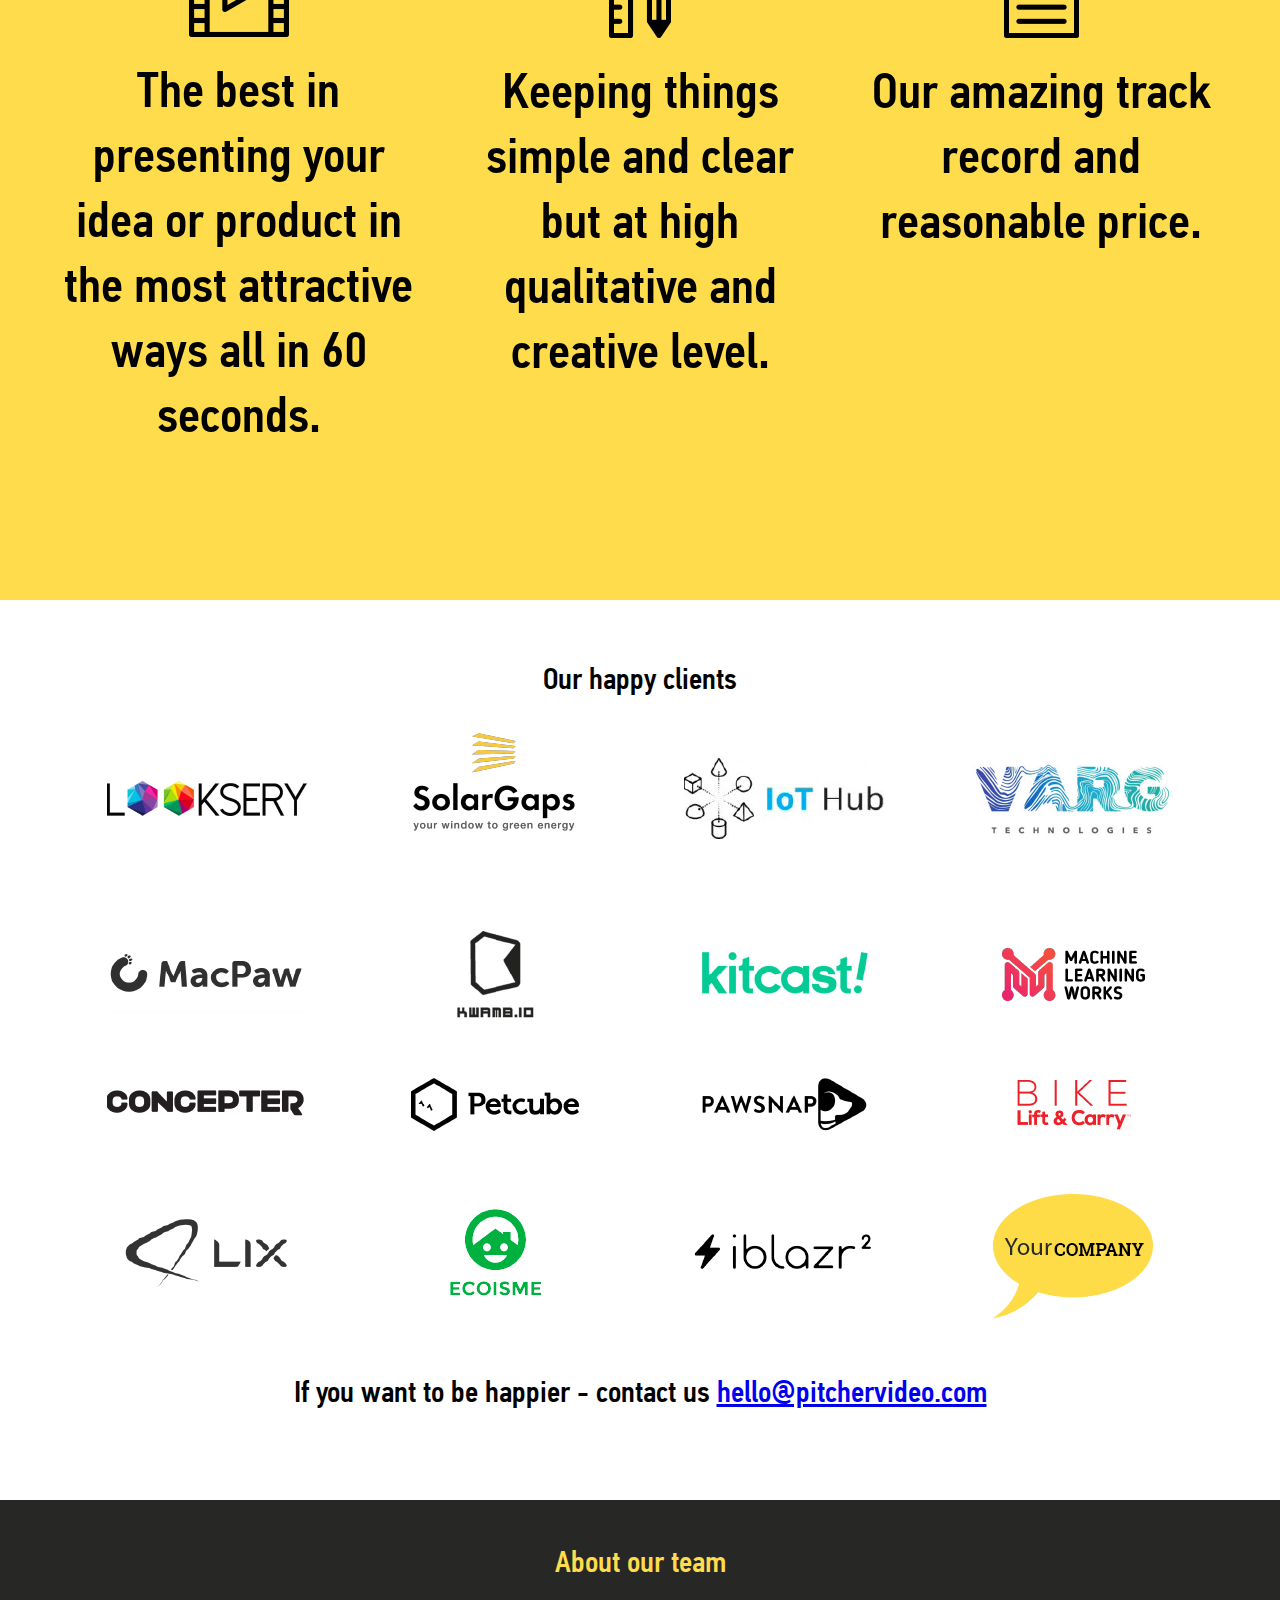
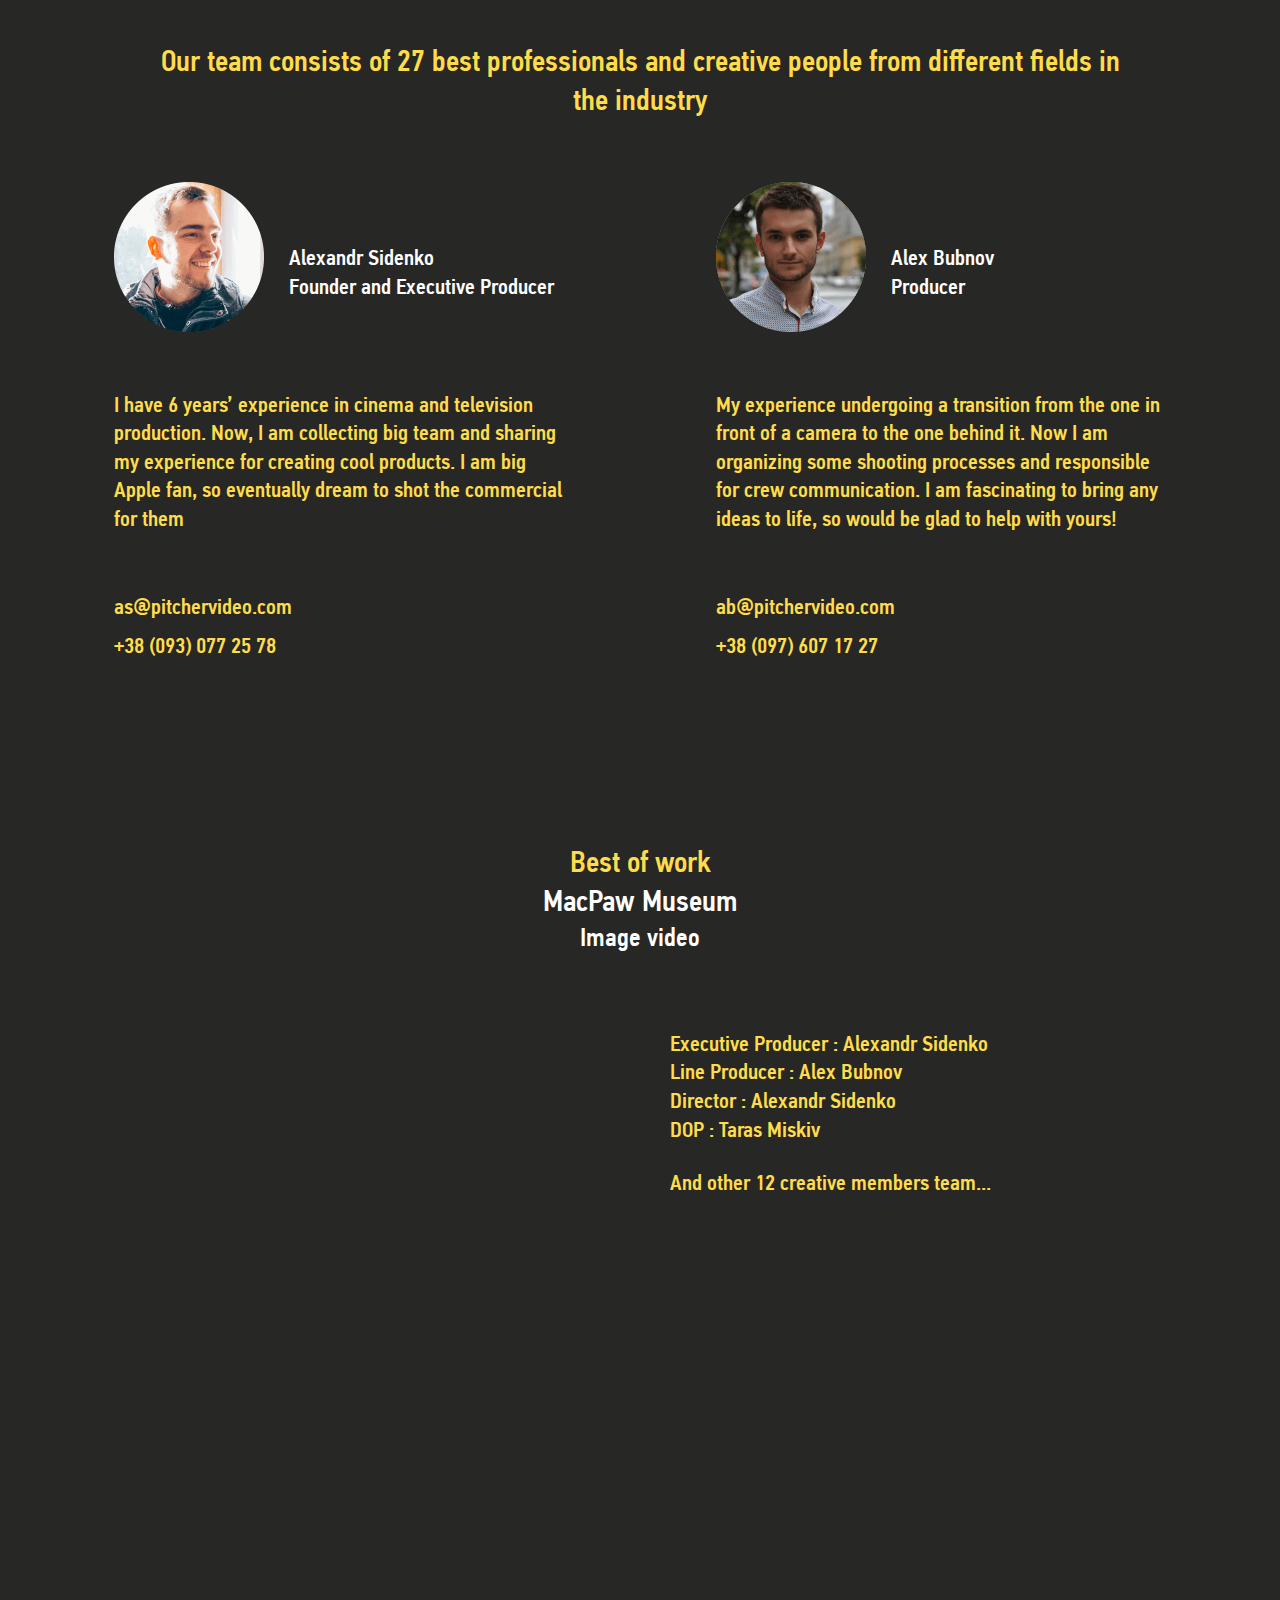
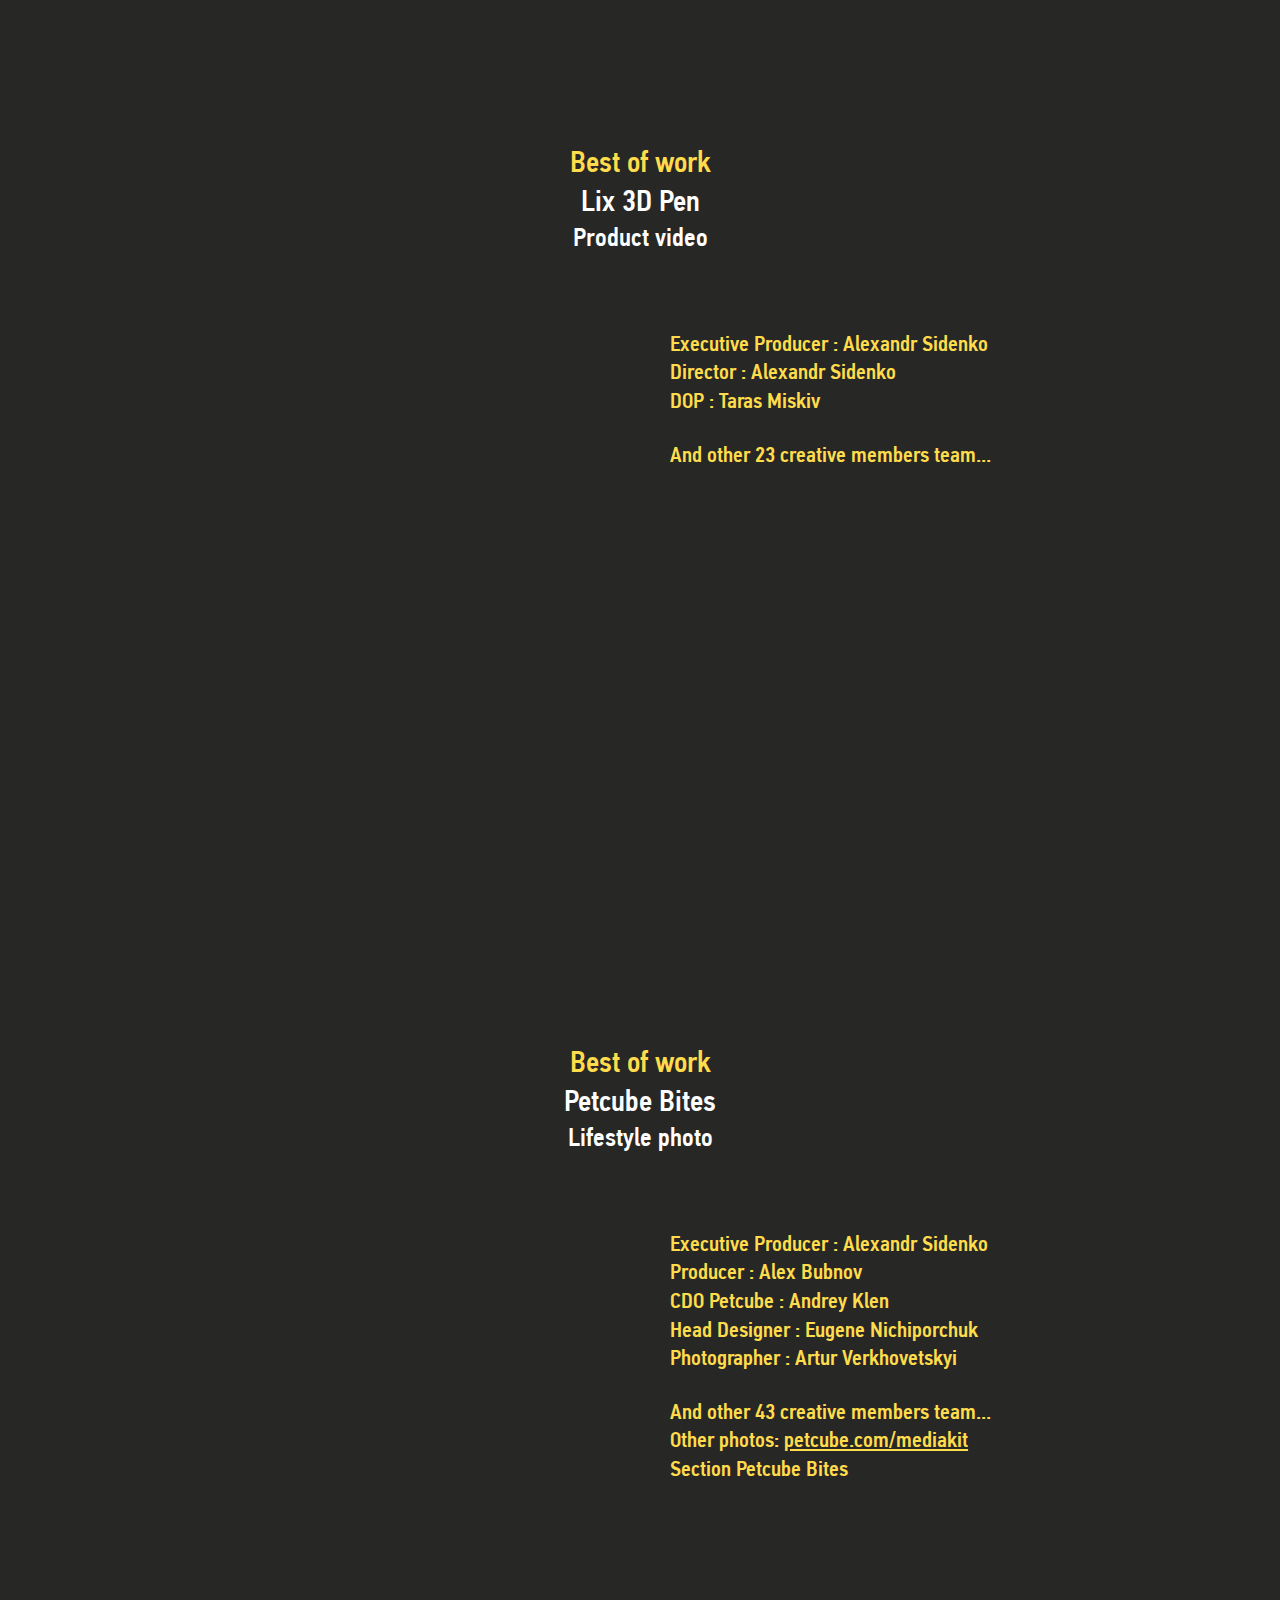
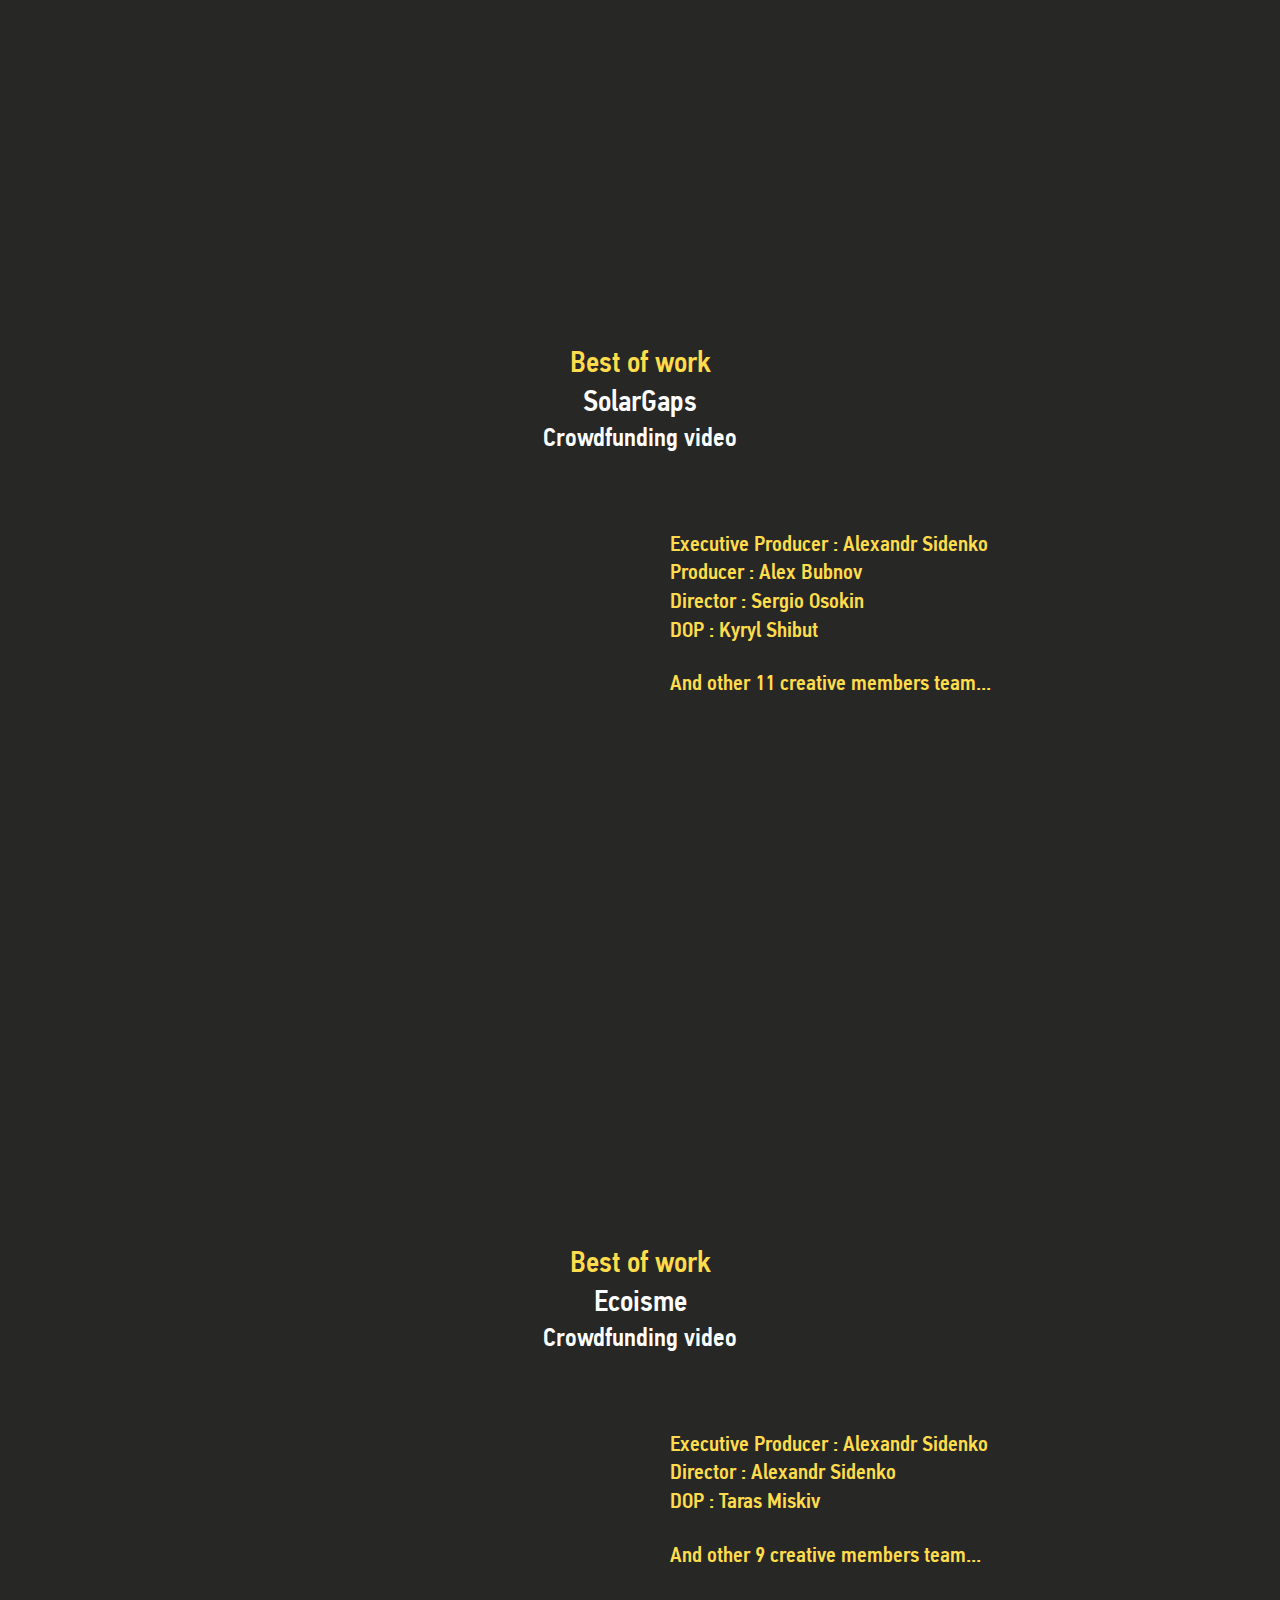
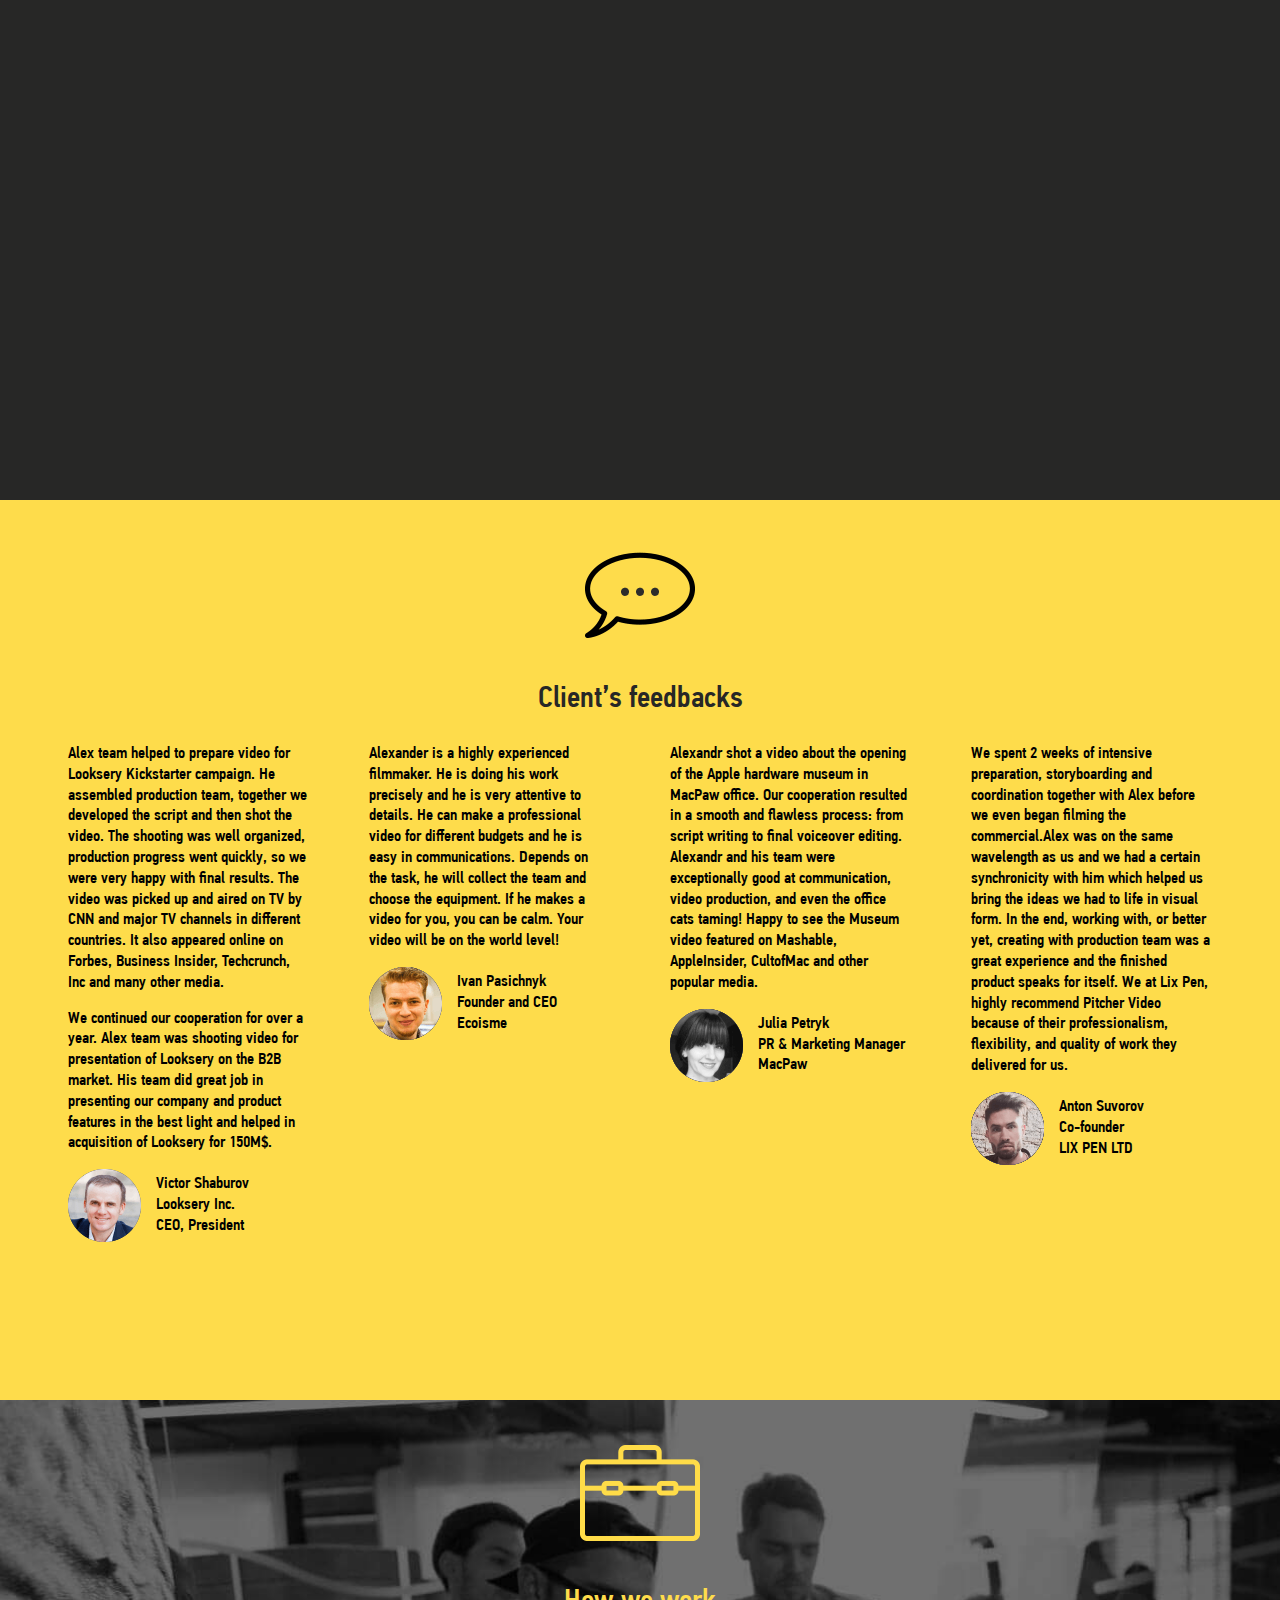
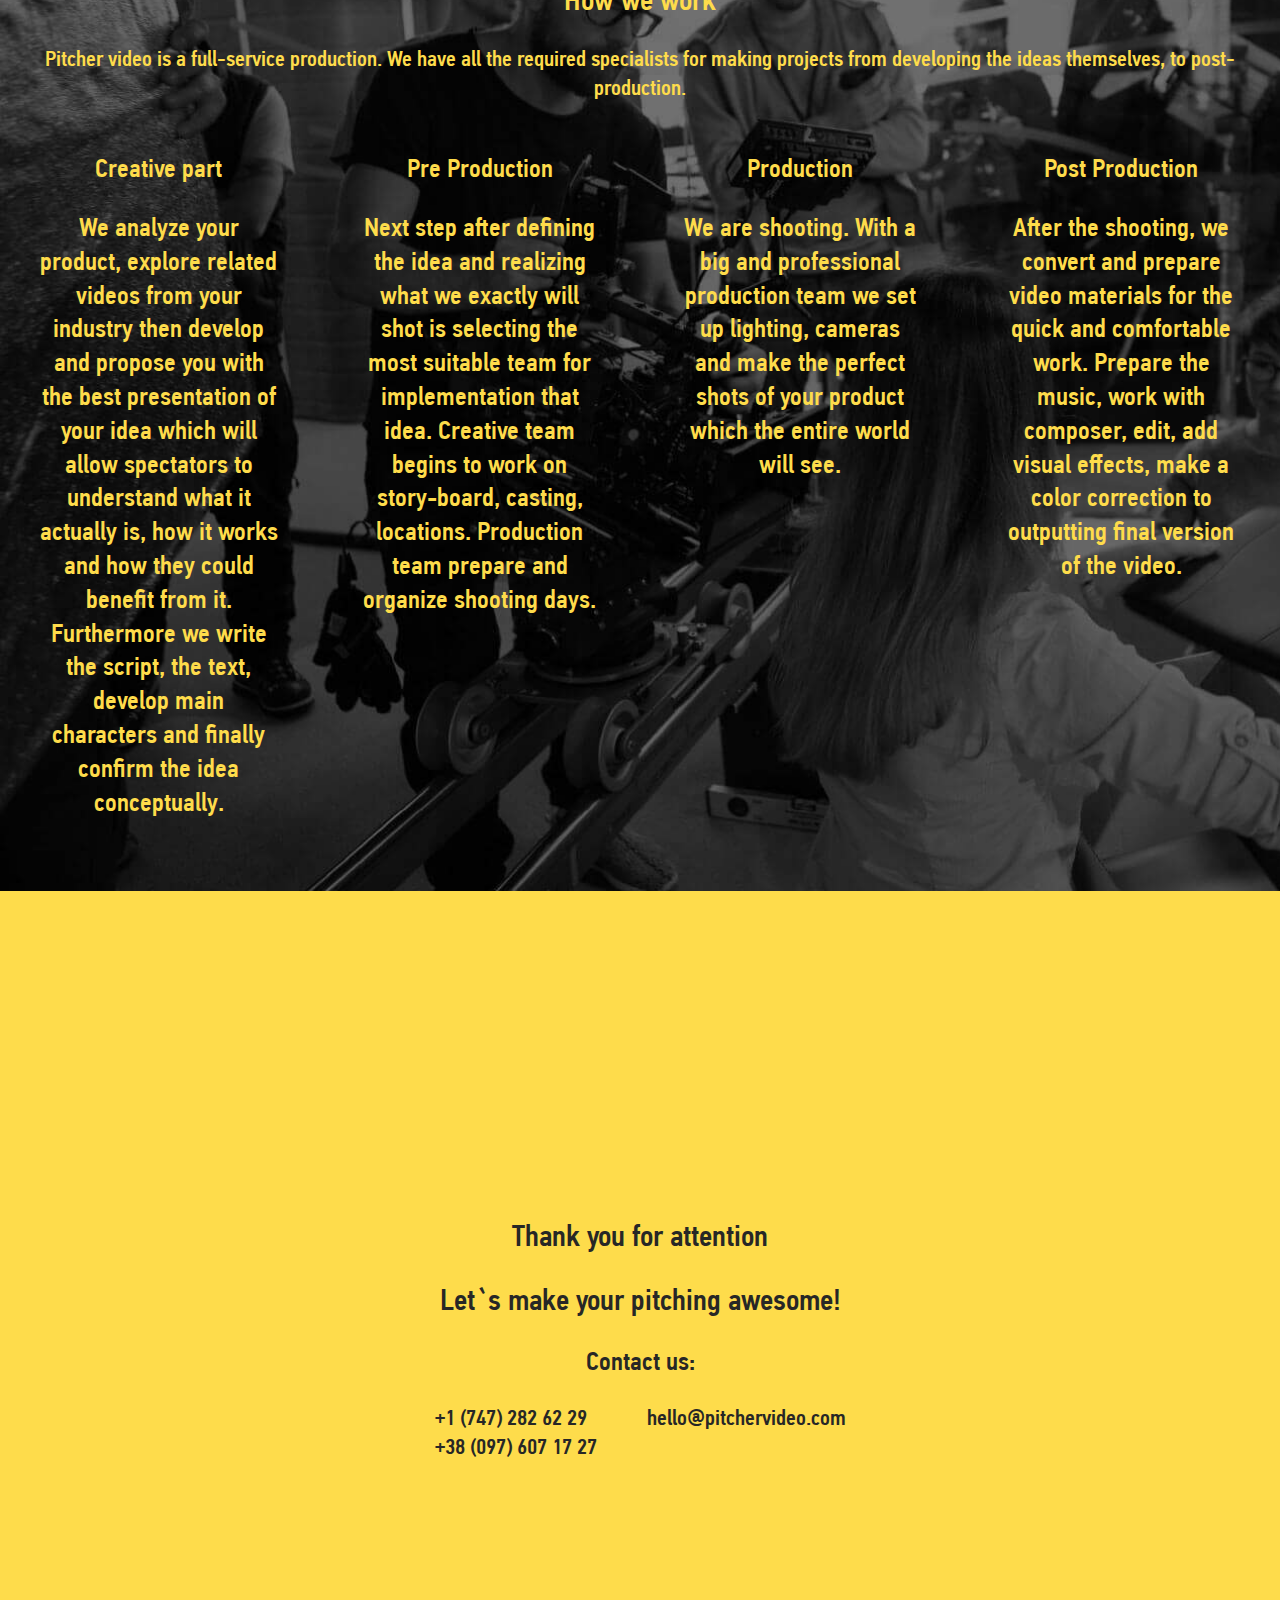
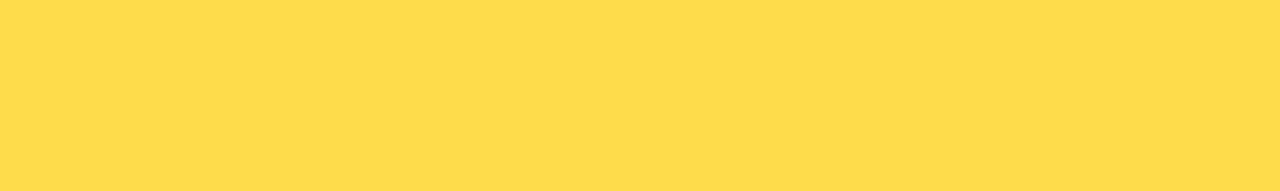
<file: copy.html>
<!DOCTYPE html>
<html lang="en">

<head>
	<meta charset="UTF-8">
	<title>Pitcher</title>

	<meta name="description" content="">
	<meta http-equiv="X-UA-Compatible" content="IE=edge">
	<meta name="viewport" content="width=device-width, initial-scale=1, maximum-scale=1">

	<link rel="stylesheet" href="https://maxcdn.bootstrapcdn.com/font-awesome/4.7.0/css/font-awesome.min.css">
	<link rel="stylesheet" href="css/main.css">

</head>

<body>
	<div id="fullpage">
	
		<!--1-->
		<div class="section">
			<section class="section-1 main-section">
				<nav class="main-nav">
					<ul>
						<li><a href="index.html">What we offer</a></li>
						<li><a href="best.html">Best of work</a></li>
						<li><a href="company.html">Company</a></li>
					</ul>
				</nav>
				
				<img src="img/logo-main.png" alt="Logo Pitcher Video">
				
				<div class="start-logo_subheading">
					<p>Successful Video Impressions</p>
					
					<a href="#scrollDown" class="arrow-row scroll-activation arrow-row_btn">
						<i class="fa fa-angle-down" aria-hidden="true"></i>
					</a>
            
				</div>
			
			</section>
		</div>
		
		<!--2-->
		<div class="section">
			<section class="section-2 main-section">
				<p class="text-wrap">Million of startups appear every year, but very little of them become famous and even less become successful.</p>
			</section>
		</div>
		
		<!--3-->
		<div class="section">
			<section class="section-3 main-section">
				<p>What we learned from our customers:</p>
				<p>Start to introduce your idea immediately. You have just 10 seconds to grab attention to your product.</p>
				<p>Interesting and catchy video introduction is a guarantee of reviewing the presentation entirely.</p>
				<p>Video is trustworthy. Share your passion, introduce your team and behind the scenes of your project.</p>
				<p></p>
				<p></p>
			</section>
		</div>
		
		<!--4-->
		<div class="section">
			<div class="section-4 main-section">
				<p>Not every video production company shoots videos for cases that had been sold for 209 394 251$. Guess what? </p>
				<img src="img/glove.png" alt="Glove" width="750" height="560">
				<p>Thats Right! We did just that!</p>
			</div>
		</div>

		<!--5-->
		<div class="section">
			<section class="section-5 main-section">
				<p>How do we present our partners via CVIDE</p>
				<div class="video-cover">

					<div class="video-overlay">
						<button><i class="fa fa-play" aria-hidden="true"></i></button>
					</div>

					<div class="video-wrapper">
						<iframe class="play" src="https://www.youtube.com/embed/XGSy3_Czz8k" allowfullscreen></iframe>
					</div>

				</div>
			</section>
		</div>
		
		<!--6-->
		<div class="section">
			<section class="section-6 main-section">
				<p class="section-title">What we offer?</p>

				<div class="row-figure">
					<figure>
						<img src="img/ico-01.png" alt="Strip" width="100" height="89">
						<figcaption>The best in presenting your idea or product in the most attractive ways all in 60 seconds.</figcaption>
					</figure>

					<figure>
						<img src="img/ico-02.png" alt="Strip" width="62" height="90">
						<figcaption>Keeping things simple and clear but at high qualitative and creative level. </figcaption>
					</figure>

					<figure>
						<img src="img/ico-03.png" alt="Strip" width="100" height="89">
						<figcaption>Our amazing track record and reasonable price.</figcaption>
					</figure>
				</div>

			</section>

		</div>

		<!--7-->
		<div class="section fp-auto-height-responsive">
			<section class="section-7 main-section">
				<p class="section-title">Our happy clients</p>
				<div class="clients">
					<a href="#"><img src="img/client-01.png" alt="Client"></a>
					<a href="#"><img src="img/client-02.png" alt="Client"></a>
					<a href="#"><img src="img/client-03.png" alt="Client"></a>
					<a href="#"><img src="img/client-04.png" alt="Client"></a>
					<a href="#"><img src="img/client-05.png" alt="Client"></a>
					<a href="#"><img src="img/client-06.png" alt="Client"></a>
					<a href="#"><img src="img/client-07.png" alt="Client"></a>
					<a href="#"><img src="img/client-08.png" alt="Client"></a>
					<a href="#"><img src="img/client-09.png" alt="Client"></a>
					<a href="#"><img src="img/client-10.png" alt="Client"></a>
					<a href="#"><img src="img/client-11.png" alt="Client"></a>
					<a href="#"><img src="img/client-12.png" alt="Client"></a>
					<a href="#"><img src="img/client-13.png" alt="Client"></a>
					<a href="#"><img src="img/client-14.png" alt="Client"></a>
					<a href="#"><img src="img/client-15.png" alt="Client"></a>
					<a href="#"><img src="img/client-16.png" alt="Client"></a>
				</div>
				<p class="section-title no-margin">If you want to be happier - contact us <a href="mailto:hello@pitchervideo.com">hello@pitchervideo.com</a></p>
			</section>
		</div>

		<!--8-->
		<div class="section">
			<div class="section-8 black-section main-section">
				<p class="section-title">About our team</p>
				<p class="section-title">Our team consists of 27 best professionals and creative people from different fields in the industry</p>

				<div class="team-block_wrap">

					<div class="team-block">

						<div class="team-block_top">
							<div class="team-block_top-left">
								<img src="img/photo-01.png" alt="Founder">
							</div>
							<div class="team-block_top-right">
								<p class="team-name">Alexandr Sidenko</p>
								<p>Founder and Executive Producer</p>
							</div>
						</div>

						<p class="team-paragraph">I have 6 years’ experience in cinema and television production. Now, I am collecting big team and sharing my experience for creating cool products. I am big Apple fan, so eventually dream to shot the commercial for them</p>

						<div class="team-contact">
							<a href="mailto:as@pitchervideo.com">as@pitchervideo.com</a>
							<a href="tel:">+38 (093) 077 25 78</a>
						</div>

					</div>

					<div class="team-block">

						<div class="team-block_top">
							<div class="team-block_top-left">
								<img src="img/photo-02.png" alt="Founder">
							</div>
							<div class="team-block_top-right">
								<p class="team-name">Alex Bubnov</p>
								<p>Producer</p>
							</div>
						</div>

						<p class="team-paragraph">My experience undergoing a transition from the one in front of a camera to the one behind it. Now I am organizing some shooting processes and responsible for crew communication. I am fascinating to bring any ideas to life, so would be glad to help with yours!</p>

						<div class="team-contact">
							<a href="mailto:as@pitchervideo.com">ab@pitchervideo.com</a>
							<a href="tel:">+38 (097) 607 17 27</a>
						</div>

					</div>

				</div>
			</div>
		</div>
 
 		<!--9-->
		<div class="section">
			<section class="best black-section main-section">
				<div class="best-title">
					<strong class="best-heading yellow">Best of work</strong>
					<span class="best-heading white">MacPaw Museum</span>
					<span class="best-heading white subheading">Image video</span>
				</div>
				<div class="best-content">
					<div class="best-box">
						<div class="video-cover">

							<div class="video-overlay" style="background-image: url(img/best-01.jpg)">
								<button><i class="fa fa-play" aria-hidden="true"></i></button>
							</div>

							<div class="video-wrapper">
								<iframe class="play" src="https://www.youtube.com/embed/XGSy3_Czz8k" allowfullscreen></iframe>
							</div>

						</div>
					</div>
					<div class="best-box">
						<p>Executive Produсer : Alexandr Sidenko</p>
						<p>Line Produсer : Alex Bubnov</p>
						<p>Director : Alexandr Sidenko</p>
						<p class="margin-1">DOP : Taras Miskiv</p>
						<p>And other 12 creative members team...</p>
					</div>
				</div>
			</section>
		</div>

		<!--10-->
		<div class="section">
			<section class="best black-section main-section">
				<div class="best-title">
					<strong class="best-heading yellow">Best of work</strong>
					<span class="best-heading white">Lix 3D Pen</span>
					<span class="best-heading white subheading">Product video</span>
				</div>
				<div class="best-content">
					<div class="best-box">
						<div class="video-cover">

							<div class="video-overlay" style="background-image: url(img/best-02.png)">
								<button><i class="fa fa-play" aria-hidden="true"></i></button>
							</div>

							<div class="video-wrapper">
								<iframe class="play" src="https://www.youtube.com/embed/XGSy3_Czz8k" allowfullscreen></iframe>
							</div>

						</div>
					</div>
					<div class="best-box">
						<p>Executive Produсer : Alexandr Sidenko</p>
						<p>Director : Alexandr Sidenko</p>
						<p class="margin-1">DOP : Taras Miskiv</p>
						<p>And other 23 creative members team...</p>
					</div>
				</div>
			</section>
		</div>

		<!--11-->
		<div class="section">
			<section class="best black-section main-section">
				<div class="best-title">
					<strong class="best-heading yellow">Best of work</strong>
					<span class="best-heading white">Petcube Bites</span>
					<span class="best-heading white subheading">Lifestyle photo</span>
				</div>
				<div class="best-content">
					<div class="best-box">
						<div class="video-cover">

							<div class="video-overlay" style="background-image: url(img/best-03.png)">
								<button><i class="fa fa-play" aria-hidden="true"></i></button>
							</div>

							<div class="video-wrapper">
								<iframe class="play" src="https://www.youtube.com/embed/XGSy3_Czz8k" allowfullscreen></iframe>
							</div>

						</div>
					</div>
					<div class="best-box">
						<p>Executive Produсer : Alexandr Sidenko</p>
						<p>Producer : Alex Bubnov</p>
						<p>CDO Petcube : Andrey Klen</p>
						<p>Head Designer : Eugene Nichiporchuk</p>
						<p class="margin-1">Photographer : Artur Verkhovetskyi</p>
						<p>And other 43 creative members team...</p>
						<p>Other photos: <a href="http://petcube.com/mediakit">petcube.com/mediakit</a></p>
						<p>Section Petcube Bites</p>
					</div>
				</div>
			</section>
		</div>

		<!--12-->
		<div class="section">
			<section class="best black-section main-section">
				<div class="best-title">
					<strong class="best-heading yellow">Best of work</strong>
					<span class="best-heading white">SolarGaps</span>
					<span class="best-heading white subheading">Crowdfunding video</span>
				</div>
				<div class="best-content">
					<div class="best-box">
						<div class="video-cover">

							<div class="video-overlay" style="background-image: url(img/best-04.png)">
								<button><i class="fa fa-play" aria-hidden="true"></i></button>
							</div>

							<div class="video-wrapper">
								<iframe class="play" src="https://www.youtube.com/embed/XGSy3_Czz8k" allowfullscreen></iframe>
							</div>

						</div>
					</div>
					<div class="best-box">
						<p>Executive Produсer : Alexandr Sidenko</p>
						<p>Producer : Alex Bubnov</p>
						<p>Director : Sergio Osokin</p>
						<p class="margin-1">DOP : Kyryl Shibut</p>
						<p>And other 11 creative members team...</p>
					</div>
				</div>
			</section>
		</div>

		<!--13-->
		<div class="section">
			<section class="best black-section main-section">
				<div class="best-title">
					<strong class="best-heading yellow">Best of work</strong>
					<span class="best-heading white">Ecoisme</span>
					<span class="best-heading white subheading">Crowdfunding video</span>
				</div>
				<div class="best-content">
					<div class="best-box">
						<div class="video-cover">

							<div class="video-overlay" style="background-image: url(img/best-05.png)">
								<button><i class="fa fa-play" aria-hidden="true"></i></button>
							</div>

							<div class="video-wrapper">
								<iframe class="play" src="https://www.youtube.com/embed/XGSy3_Czz8k" allowfullscreen></iframe>
							</div>

						</div>
					</div>
					<div class="best-box">
						<p>Executive Produсer : Alexandr Sidenko</p>
						<p>Director : Alexandr Sidenko</p>
						<p class="margin-1">DOP : Taras Miskiv</p>
						<p>And other 9 creative members team...</p>
					</div>
				</div>
			</section>
		</div>

		<!--14-->
		<div class="section">
			<div class="feedbacks yellow-section main-section">
				<img src="img/feedback-ico.png" alt="Feedback">
				<p class="section-title">Client’s feedbacks</p>
				<div class="feedbacks-row">
					<div class="feedbacks-box">

						<div class="feedback-box_text">
							<p>Alex team helped to prepare video for Looksery Kickstarter campaign. He assembled production team, together we developed the script and then shot the video. The shooting was well organized, production progress went quickly, so we were very happy with final results. The video was picked up and aired on TV by CNN and major TV channels in different countries. It also appeared online on Forbes, Business Insider, Techcrunch, Inc and many other media.</p>
							<p>We continued our cooperation for over a year. Alex team was shooting video for presentation of Looksery on the B2B market. His team did great job in presenting our company and product features in the best light and helped in acquisition of Looksery for 150M$.</p>
						</div>

						<div class="feedback-author">
							<img src="img/feedback-01.png" alt="Feedback">
							<div class="feedback-name">
								<p>Victor Shaburov</p>
								<p>Looksery Inc.</p>
								<p>CEO, President </p>
							</div>
						</div>

					</div>

					<div class="feedbacks-box">

						<div class="feedback-box_text">
							<p>Alexander is a highly experienced filmmaker. He is doing his work precisely and he is very attentive to details. He can make a professional video for different budgets and he is easy in communications. Depends on the task, he will collect the team and choose the equipment. If he makes a video for you, you can be calm. Your video will be on the world level!</p>
						</div>

						<div class="feedback-author">
							<img src="img/feedback-02.png" alt="Feedback">
							<div class="feedback-name">
								<p>Ivan Pasichnyk</p>
								<p>Founder and CEO </p>
								<p>Ecoisme</p>
							</div>
						</div>

					</div>

					<div class="feedbacks-box">

						<div class="feedback-box_text">
							<p>Alexandr shot a video about the opening of the Apple hardware museum in MacPaw office. Our cooperation resulted in a smooth and flawless process: from script writing to final voiceover editing. Alexandr and his team were exceptionally good at communication, video production, and even the office cats taming! Happy to see the Museum video featured on Mashable, AppleInsider, CultofMac and other popular media.</p>
						</div>

						<div class="feedback-author">
							<img src="img/feedback-03.png" alt="Feedback">
							<div class="feedback-name">
								<p>Julia Petryk</p>
								<p>PR & Marketing Manager</p>
								<p>MacPaw</p>
							</div>
						</div>

					</div>

					<div class="feedbacks-box">

						<div class="feedback-box_text">
							<p>We spent 2 weeks of intensive preparation, storyboarding and coordination together with Alex before we even began filming the commercial.Alex was on the same wavelength as us and we had a certain synchronicity with him which helped us bring the ideas we had to life in visual form. In the end, working with, or better yet, creating with production team was a great experience and the finished product speaks for itself. We at Lix Pen, highly recommend Pitcher Video because of their professionalism, flexibility, and quality of work they delivered for us.</p>
						</div>

						<div class="feedback-author">
							<img src="img/feedback-04.png" alt="Feedback">
							<div class="feedback-name">
								<p>Anton Suvorov</p>
								<p>Co-founder</p>
								<p>LIX PEN LTD</p>
							</div>
						</div>

					</div>

				</div>
			</div>
		</div>

		<!--15-->
		<div class="section">
			<div class="black-section how main-section" style="background-image:url('img/bg-how.jpg')">
				<img src="img/how-ico.png" alt="How we work">
				<p class="section-title">How we work</p>
				<p class="section-subtitle">Pitcher video is a full-service production. We have all the required specialists for making projects from developing the ideas themselves, to post-production.</p>
				<div class="how-row">

					<div class="how-box">
						<p>Creative part</p>
						<p>We analyze your product, explore related videos from your industry then develop and propose you with the best presentation of your idea which will allow spectators to understand what it actually is, how it works and how they could benefit from it. Furthermore we write the script, the text, develop main characters and finally confirm the idea conceptually.</p>
					</div>

					<div class="how-box">
						<p>Pre Production</p>
						<p>Next step after defining the idea and realizing what we exactly will shot is selecting the most suitable team for implementation that idea. Creative team begins to work on story-board, casting, locations. Production team prepare and organize shooting days.</p>
					</div>

					<div class="how-box">
						<p>Production</p>
						<p>We are shooting. With a big and professional production team we set up lighting, cameras and make the perfect shots of your product which the entire world will see.</p>
					</div>

					<div class="how-box">
						<p>Post Production</p>
						<p>After the shooting, we convert and prepare video materials for the quick and comfortable work. Prepare the music, work with composer, edit, add visual effects, make a color correction to outputting final version of the video.</p>
					</div>

				</div>
			</div>
		</div>

		<!--16-->
		<section class="section">
			<div class="yellow-section main-section contact">
				<p class="section-title">Thank you for attention</p>
				<p class="section-title">Let`s make your pitching awesome!</p>
				<div class="contact-row">
					<span class="contact-title">Contact us:</span>
					<div class="contact-info">
						<div class="contacts-block">
							<p>+1 (747) 282 62 29</p>
							<p>+38 (097) 607 17 27</p>
						</div>
						<div class="contacts-block">
							<p>hello@pitchervideo.com</p>
						</div>
					</div>
				</div>
			</div>
		</section>
	</div>

	<script src="https://code.jquery.com/jquery-3.2.1.min.js"></script>
	<script src="js/common.js"></script>

</body>

</html>
</file>
<file: css/main.css>
@font-face {
  font-family: "PFDinTextCondProMedium";
  font-style: normal;
  font-weight: 400;
  src: local("PFDinTextCondProMedium"), url("../fonts/PFDinTextCondProMedium/PFDinTextCondProMedium.woff") format("woff"), url("../fonts/PFDinTextCondProMedium/PFDinTextCondProMedium.ttf") format("truetype");
}

.transition, .video-overlay {
  -webkit-transition: all 0.15s all 0.1s;
  -o-transition: all 0.15s all 0.1s;
  transition: all 0.15s all 0.1s;
}

.custom-text, .start-logo_subheading p, .text-wrap, .section-3 p:first-child, .section-4 p, .section-5 p, .section-6 p, .row-figure figure figcaption {
  font-family: "PFDinTextCondProMedium";
  font-size: 50px;
  line-height: 1.3;
  text-align: center;
  display: block;
}

.small, .section-3 p {
  font-size: 40px;
}

.custom-section, .main-section {
  height: 100vh;
  padding: 5vh 3vw;
  background-repeat: no-repeat;
  background-size: cover;
  position: relative;
}

.custom-section img, .main-section img {
  max-width: 100%;
  height: auto;
}

::-webkit-input-placeholder {
  color: #999999;
  opacity: 1;
}

*:-moz-placeholder {
  color: #999999;
  opacity: 1;
}

*::-moz-placeholder {
  color: #999999;
  opacity: 1;
}

*:-ms-input-placeholder {
  color: #999999;
  opacity: 1;
}

* {
  box-sizing: border-box;
  -webkit-box-sizing: border-box;
  -moz-box-sizing: border-box;
  -ms-box-sizing: border-box;
  -o-box-sizing: border-box;
}

ul, ol {
  margin: 0;
  padding: 0;
  list-style: none;
}

img {
  border-style: none;
}

h1, h2, h3, h4, h5, h6, p, figure, li {
  margin: 0;
}

html, body {
  height: 100%;
}

body {
  margin: 0;
  padding: 0;
  min-width: 320px;
  font-family: "PFDinTextCondProMedium";
  line-height: 1.3;
  font-size: 40px;
  color: #000;
  background-color: #fff;
}

.main-section img {
  margin-bottom: 25px;
}

.section,
.section > section {
  min-height: 100vh;
}

.section-1 {
  background-color: #fedc4b;
  display: -webkit-flex;
  display: -moz-flex;
  display: -ms-flex;
  display: -o-flex;
  display: -webkit-box;
  display: -ms-flexbox;
  display: flex;
  -webkit-justify-content: center;
  -moz-justify-content: center;
  -ms-justify-content: center;
  -o-justify-content: center;
  -webkit-box-pack: center;
  -ms-flex-pack: center;
  justify-content: center;
  -ms-align-items: center;
  -webkit-box-align: center;
  -webkit-align-items: center;
  -ms-flex-align: center;
  align-items: center;
}

.start-logo_subheading {
  position: absolute;
  bottom: 40px;
  left: 50%;
  max-width: 600px;
  display: block;
  text-align: center;
  -webkit-transform: translateX(-50%);
  -ms-transform: translateX(-50%);
  -o-transform: translateX(-50%);
  transform: translateX(-50%);
}

.start-logo_subheading p {
  display: block;
}

.start-logo_subheading .arrow-row_btn {
  opacity: 0.5;
  color: #000;
  font-size: 70px;
  line-height: 1;
  -webkit-transition: all .5s;
  -o-transition: all .5s;
  transition: all .5s;
}

.start-logo_subheading:hover a {
  opacity: 1;
}

@-webkit-keyframes arrow-scroll {
  0% {
    -webkit-transform: translateY(0);
    -ms-transform: translateY(0);
    -o-transform: translateY(0);
    transform: translateY(0);
  }
  50% {
    -webkit-transform: translateY(15px);
    -ms-transform: translateY(15px);
    -o-transform: translateY(15px);
    transform: translateY(15px);
  }
  100% {
    -webkit-transform: translateY(0);
    -ms-transform: translateY(0);
    -o-transform: translateY(0);
    transform: translateY(0);
  }
}

@keyframes arrow-scroll {
  0% {
    -webkit-transform: translateY(0);
    -ms-transform: translateY(0);
    -o-transform: translateY(0);
    transform: translateY(0);
  }
  50% {
    -webkit-transform: translateY(15px);
    -ms-transform: translateY(15px);
    -o-transform: translateY(15px);
    transform: translateY(15px);
  }
  100% {
    -webkit-transform: translateY(0);
    -ms-transform: translateY(0);
    -o-transform: translateY(0);
    transform: translateY(0);
  }
}

.arrow-row {
  display: block;
  text-align: center;
  width: 100%;
  -webkit-animation-name: arrow-scroll;
  animation-name: arrow-scroll;
  -webkit-animation-duration: 2s;
  animation-duration: 2s;
  -webkit-animation-iteration-count: infinite;
  animation-iteration-count: infinite;
  -webkit-animation-timing-function: ease-in-out;
  animation-timing-function: ease-in-out;
  -webkit-animation-play-state: running;
  animation-play-state: running;
}

.section-2 {
  background-color: #dfdfdf;
  background-image: url("../img/bg-section-2.jpg");
}

.section-3 {
  background-color: #282727;
  display: -webkit-flex;
  display: -moz-flex;
  display: -ms-flex;
  display: -o-flex;
  display: -webkit-box;
  display: -ms-flexbox;
  display: flex;
  -webkit-justify-content: center;
  -moz-justify-content: center;
  -ms-justify-content: center;
  -o-justify-content: center;
  -webkit-box-pack: center;
  -ms-flex-pack: center;
  justify-content: center;
  -ms-align-items: center;
  -webkit-box-align: center;
  -webkit-align-items: center;
  -ms-flex-align: center;
  align-items: center;
  -webkit-flex-direction: column;
  -moz-flex-direction: column;
  -ms-flex-direction: column;
  -o-flex-direction: column;
  -webkit-box-orient: vertical;
  -webkit-box-direction: normal;
  flex-direction: column;
}

.section-3 p {
  max-width: 950px;
  display: block;
  text-align: center;
  margin-bottom: 20px;
  color: #fedc4b;
}

.section-4 {
  text-align: center;
  display: -webkit-flex;
  display: -moz-flex;
  display: -ms-flex;
  display: -o-flex;
  display: -webkit-box;
  display: -ms-flexbox;
  display: flex;
  -webkit-justify-content: space-around;
  -moz-justify-content: space-around;
  -ms-justify-content: space-around;
  -o-justify-content: space-around;
  -ms-flex-pack: distribute;
  justify-content: space-around;
  -webkit-flex-direction: column;
  -moz-flex-direction: column;
  -ms-flex-direction: column;
  -o-flex-direction: column;
  -webkit-box-orient: vertical;
  -webkit-box-direction: normal;
  flex-direction: column;
  -ms-align-items: center;
  -webkit-box-align: center;
  -webkit-align-items: center;
  -ms-flex-align: center;
  align-items: center;
}

.section-4 p {
  max-width: 1450px;
  margin: 0 auto;
}

.section-4 img {
  display: inline-block;
}

.section-4 .small, .section-4 .section-3 p, .section-3 .section-4 p {
  font-size: 40px;
}

.section-5 {
  display: -webkit-flex;
  display: -moz-flex;
  display: -ms-flex;
  display: -o-flex;
  display: -webkit-box;
  display: -ms-flexbox;
  display: flex;
  -webkit-justify-content: center;
  -moz-justify-content: center;
  -ms-justify-content: center;
  -o-justify-content: center;
  -webkit-box-pack: center;
  -ms-flex-pack: center;
  justify-content: center;
  -webkit-flex-direction: column;
  -moz-flex-direction: column;
  -ms-flex-direction: column;
  -o-flex-direction: column;
  -webkit-box-orient: vertical;
  -webkit-box-direction: normal;
  flex-direction: column;
  background-color: #282826;
}

.section-5 p {
  color: #fedc4b;
  margin-bottom: 60px;
}

.video-cover {
  display: block;
  max-width: 1185px;
  width: 100%;
  margin: 0 auto;
  border-radius: 20px;
  overflow: hidden;
  position: relative;
}

.video-cover.linked .video-overlay button {
  display: none;
}

.video-wrapper {
  position: relative;
  padding-bottom: 52%;
  padding-top: 25px;
  height: 0;
  height-border-radius: 20px;
  height-overflow: hidden;
}

.video-wrapper iframe {
  border: none;
  position: absolute;
  top: 0;
  left: 0;
  width: 100%;
  height: 100%;
}

.video-overlay {
  position: absolute;
  display: block;
  z-index: 2;
  left: 0;
  right: 0;
  top: 0;
  bottom: 0;
  background-image: url("../img/video-sec-5.jpg");
  background-size: cover;
  background-position: 50% 100%;
  background-repeat: no-repeat;
  width: 100%;
  height: 100%;
  display: -webkit-flex;
  display: -moz-flex;
  display: -ms-flex;
  display: -o-flex;
  display: -webkit-box;
  display: -ms-flexbox;
  display: flex;
  -webkit-justify-content: center;
  -moz-justify-content: center;
  -ms-justify-content: center;
  -o-justify-content: center;
  -webkit-box-pack: center;
  -ms-flex-pack: center;
  justify-content: center;
  -ms-align-items: center;
  -webkit-box-align: center;
  -webkit-align-items: center;
  -ms-flex-align: center;
  align-items: center;
  cursor: pointer;
  border-radius: 20px;
  display: none;
  overflow: hidden;
}

.video-overlay:hover button {
  opacity: 1;
}

.video-overlay button {
  color: #fedc4b;
  opacity: 0.8;
  font-size: 10vw;
  border: none;
  background: none;
  cursor: pointer;
  outline: none;
  -webkit-transition: all .3s;
  -o-transition: all .3s;
  transition: all .3s;
}

.video-cover.linked .video-overlay {
  display: -webkit-flex;
  display: -moz-flex;
  display: -ms-flex;
  display: -o-flex;
  display: -webkit-box;
  display: -ms-flexbox;
  display: flex;
}

.section-6 {
  background-color: #fedc4b;
  display: -webkit-flex;
  display: -moz-flex;
  display: -ms-flex;
  display: -o-flex;
  display: -webkit-box;
  display: -ms-flexbox;
  display: flex;
  -webkit-justify-content: center;
  -moz-justify-content: center;
  -ms-justify-content: center;
  -o-justify-content: center;
  -webkit-box-pack: center;
  -ms-flex-pack: center;
  justify-content: center;
  -ms-align-items: center;
  -webkit-box-align: center;
  -webkit-align-items: center;
  -ms-flex-align: center;
  align-items: center;
  -webkit-flex-direction: column;
  -moz-flex-direction: column;
  -ms-flex-direction: column;
  -o-flex-direction: column;
  -webkit-box-orient: vertical;
  -webkit-box-direction: normal;
  flex-direction: column;
}

.section-6 p {
  color: #000;
  margin-bottom: 60px;
}

.row-figure {
  display: -webkit-flex;
  display: -moz-flex;
  display: -ms-flex;
  display: -o-flex;
  display: -webkit-box;
  display: -ms-flexbox;
  display: flex;
  -webkit-justify-content: space-around;
  -moz-justify-content: space-around;
  -ms-justify-content: space-around;
  -o-justify-content: space-around;
  -ms-flex-pack: distribute;
  justify-content: space-around;
  -webkit-flex-direction: row;
  -moz-flex-direction: row;
  -ms-flex-direction: row;
  -o-flex-direction: row;
  -webkit-box-orient: horizontal;
  -webkit-box-direction: normal;
  flex-direction: row;
  max-width: 1400px;
}

.row-figure figure {
  width: 31%;
  margin: 0 2%;
  display: inline-block;
  display: -webkit-flex;
  display: -moz-flex;
  display: -ms-flex;
  display: -o-flex;
  display: -webkit-box;
  display: -ms-flexbox;
  display: flex;
  -ms-align-items: center;
  -webkit-box-align: center;
  -webkit-align-items: center;
  -ms-flex-align: center;
  align-items: center;
  -webkit-flex-direction: column;
  -moz-flex-direction: column;
  -ms-flex-direction: column;
  -o-flex-direction: column;
  -webkit-box-orient: vertical;
  -webkit-box-direction: normal;
  flex-direction: column;
}

.row-figure figure figcaption {
  font-size: 40px;
  line-height: 1.1;
}

.row-figure figure img {
  margin-bottom: 25px;
  width: auto;
  max-height: 90px;
}

.clients {
  max-width: 1300px;
  margin: 0 auto;
  display: -webkit-flex;
  display: -moz-flex;
  display: -ms-flex;
  display: -o-flex;
  display: -webkit-box;
  display: -ms-flexbox;
  display: flex;
  -webkit-justify-content: space-between;
  -moz-justify-content: space-between;
  -ms-justify-content: space-between;
  -o-justify-content: space-between;
  -webkit-box-pack: justify;
  -ms-flex-pack: justify;
  justify-content: space-between;
  -ms-align-items: center;
  -webkit-box-align: center;
  -webkit-align-items: center;
  -ms-flex-align: center;
  align-items: center;
  -webkit-flex-wrap: wrap;
  -moz-flex-wrap: wrap;
  -ms-flex-wrap: wrap;
  -o-flex-wrap: wrap;
  flex-wrap: wrap;
  text-align: center;
}

.clients a {
  display: inline-block;
  width: 20%;
  margin: 0 2% 15px;
}

.clients img {
  display: inline-block;
}

.client-subheading a {
  color: #000;
}

.row-figure figure .figcaption-text {
  font-size: 40px;
  line-height: 1.3;
}

.section-7 {
  min-height: 100vh;
  height: auto;
  display: -webkit-flex;
  display: -moz-flex;
  display: -ms-flex;
  display: -o-flex;
  display: -webkit-box;
  display: -ms-flexbox;
  display: flex;
  -webkit-justify-content: center;
  -moz-justify-content: center;
  -ms-justify-content: center;
  -o-justify-content: center;
  -webkit-box-pack: center;
  -ms-flex-pack: center;
  justify-content: center;
  -webkit-flex-direction: column;
  -moz-flex-direction: column;
  -ms-flex-direction: column;
  -o-flex-direction: column;
  -webkit-box-orient: vertical;
  -webkit-box-direction: normal;
  flex-direction: column;
}

.section-title {
  font-size: 50px;
  line-height: 1.3;
  display: block;
  text-align: center;
  margin-bottom: 60px;
}

.section-subtitle {
  font-size: 40px;
  margin-bottom: 50px;
}

.section-8 {
  background-color: #272726;
  color: #fedc4b;
}

.section-8 .section-title {
  max-width: 1000px;
  margin: 0 auto 60px;
}

.team-block {
  color: #fff;
  font-size: 25px;
  line-height: 1.3;
  max-width: 450px;
  display: inline-block;
}

.team-block_top {
  display: -webkit-flex;
  display: -moz-flex;
  display: -ms-flex;
  display: -o-flex;
  display: -webkit-box;
  display: -ms-flexbox;
  display: flex;
  -webkit-box-align: center;
  -webkit-align-items: center;
  -ms-flex-align: center;
  align-items: center;
  margin-bottom: 25px;
}

.team-block_top img {
  margin-right: 25px;
}

.team-name {
  font-size: 40px;
}

.team-paragraph {
  color: #fedc4b;
  margin-bottom: 60px;
}

.team-contact a {
  display: block;
  color: #fedc4b;
  font-size: 25px;
  line-height: 1.3;
  margin-bottom: 10px;
  text-decoration: none;
}

.team-block_wrap {
  display: -webkit-flex;
  display: -moz-flex;
  display: -ms-flex;
  display: -o-flex;
  display: -webkit-box;
  display: -ms-flexbox;
  display: flex;
  -webkit-justify-content: space-around;
  -moz-justify-content: space-around;
  -ms-justify-content: space-around;
  -o-justify-content: space-around;
  -ms-flex-pack: distribute;
  justify-content: space-around;
}

.best-heading {
  display: block;
  text-align: center;
  font-size: 50px;
  line-height: 1.3;
  font-weight: normal;
}

.best-heading.yellow {
  color: #fedc4b;
}

.best-heading.white {
  color: #fff;
}

.best-heading.subheading {
  font-size: 40px;
}

.best-box {
  width: 45%;
}

.best-box a {
  color: #fedc4b;
}

.best-title {
  margin-bottom: 75px;
}

.best-content {
  display: -webkit-flex;
  display: -moz-flex;
  display: -ms-flex;
  display: -o-flex;
  display: -webkit-box;
  display: -ms-flexbox;
  display: flex;
  -webkit-justify-content: space-around;
  -moz-justify-content: space-around;
  -ms-justify-content: space-around;
  -o-justify-content: space-around;
  -ms-flex-pack: distribute;
  justify-content: space-around;
}

.best-content p {
  color: #fedc4b;
}

.margin-1 {
  margin-bottom: 25px;
}

.no-margin {
  margin: 0;
}

.feedbacks {
  text-align: center;
}

.feedbacks img {
  display: inline-block;
}

.feedback-box_text p {
  display: block;
  font-size: 16px;
  line-height: 1.3;
  color: #000;
  margin-bottom: 15px;
  text-align: left;
}

.feedback-author {
  display: -webkit-flex;
  display: -moz-flex;
  display: -ms-flex;
  display: -o-flex;
  display: -webkit-box;
  display: -ms-flexbox;
  display: flex;
  -ms-align-items: center;
  -webkit-box-align: center;
  -webkit-align-items: center;
  -ms-flex-align: center;
  align-items: center;
}

.feedback-author img {
  margin-right: 15px;
  margin-bottom: 0;
}

.feedback-author p {
  display: block;
  text-align: left;
  font-size: 16px;
  line-height: 1.3;
  color: #000;
}

.feedbacks-row {
  display: -webkit-flex;
  display: -moz-flex;
  display: -ms-flex;
  display: -o-flex;
  display: -webkit-box;
  display: -ms-flexbox;
  display: flex;
  -webkit-justify-content: space-around;
  -moz-justify-content: space-around;
  -ms-justify-content: space-around;
  -o-justify-content: space-around;
  -ms-flex-pack: distribute;
  justify-content: space-around;
  -ms-align-items: flex-start;
  -webkit-box-align: start;
  -webkit-align-items: flex-start;
  -ms-flex-align: start;
  align-items: flex-start;
}

.feedbacks-box {
  display: -webkit-flex;
  display: -moz-flex;
  display: -ms-flex;
  display: -o-flex;
  display: -webkit-box;
  display: -ms-flexbox;
  display: flex;
  -webkit-justify-content: space-around;
  -moz-justify-content: space-around;
  -ms-justify-content: space-around;
  -o-justify-content: space-around;
  -ms-flex-pack: distribute;
  justify-content: space-around;
  -webkit-flex-direction: column;
  -moz-flex-direction: column;
  -ms-flex-direction: column;
  -o-flex-direction: column;
  -webkit-box-orient: vertical;
  -webkit-box-direction: normal;
  flex-direction: column;
}

.feedbacks-box {
  width: 20%;
}

.black-section {
  background-color: #272726;
  color: #fedc4b;
}

.yellow-section {
  background-color: #fedc4b;
  color: #272726;
}

.how {
  text-align: center;
}

.how img {
  display: inline-block;
}

.how-row {
  display: -webkit-flex;
  display: -moz-flex;
  display: -ms-flex;
  display: -o-flex;
  display: -webkit-box;
  display: -ms-flexbox;
  display: flex;
  -webkit-justify-content: space-between;
  -moz-justify-content: space-between;
  -ms-justify-content: space-between;
  -o-justify-content: space-between;
  -webkit-box-pack: justify;
  -ms-flex-pack: justify;
  justify-content: space-between;
  -webkit-flex-wrap: wrap;
  -moz-flex-wrap: wrap;
  -ms-flex-wrap: wrap;
  -o-flex-wrap: wrap;
  flex-wrap: wrap;
}

.how-box {
  width: 20%;
}

.how-box p {
  font-size: 25px;
  line-height: 1.3;
  color: #fedc4b;
  margin-bottom: 25px;
}

.contact-row {
  display: -webkit-flex;
  display: -moz-flex;
  display: -ms-flex;
  display: -o-flex;
  display: -webkit-box;
  display: -ms-flexbox;
  display: flex;
  -ms-align-items: center;
  -webkit-box-align: center;
  -webkit-align-items: center;
  -ms-flex-align: center;
  align-items: center;
  -webkit-justify-content: center;
  -moz-justify-content: center;
  -ms-justify-content: center;
  -o-justify-content: center;
  -webkit-box-pack: center;
  -ms-flex-pack: center;
  justify-content: center;
  -webkit-flex-direction: column;
  -moz-flex-direction: column;
  -ms-flex-direction: column;
  -o-flex-direction: column;
  -webkit-box-orient: vertical;
  -webkit-box-direction: normal;
  flex-direction: column;
}

.contact {
  display: -webkit-flex;
  display: -moz-flex;
  display: -ms-flex;
  display: -o-flex;
  display: -webkit-box;
  display: -ms-flexbox;
  display: flex;
  -webkit-justify-content: center;
  -moz-justify-content: center;
  -ms-justify-content: center;
  -o-justify-content: center;
  -webkit-box-pack: center;
  -ms-flex-pack: center;
  justify-content: center;
  -webkit-flex-direction: column;
  -moz-flex-direction: column;
  -ms-flex-direction: column;
  -o-flex-direction: column;
  -webkit-box-orient: vertical;
  -webkit-box-direction: normal;
  flex-direction: column;
}

.contact p {
  font-size: 40px;
}

.contacts-block {
  margin: 0 25px;
}

.contacts-block p {
  font-size: 25px;
  display: block;
}

.contact-info {
  display: -webkit-flex;
  display: -moz-flex;
  display: -ms-flex;
  display: -o-flex;
  display: -webkit-box;
  display: -ms-flexbox;
  display: flex;
  -webkit-justify-content: space-between;
  -moz-justify-content: space-between;
  -ms-justify-content: space-between;
  -o-justify-content: space-between;
  -webkit-box-pack: justify;
  -ms-flex-pack: justify;
  justify-content: space-between;
}

.contact-title {
  margin-bottom: 25px;
}

.main-nav {
  position: absolute;
  right: 60px;
  top: 30px;
}

.main-nav ul {
  overflow: hidden;
}

.main-nav li {
  display: inline-block;
  float: left;
}

.main-nav a {
  display: block;
  text-align: center;
  font-size: 15px;
  line-height: 1;
  font-weight: bold;
  color: #000;
  padding: 10px 15px;
  text-transform: uppercase;
  font-family: "PFDinTextCondProMedium";
  text-decoration: none;
  -webkit-transition: all .15s;
  -o-transition: all .15s;
  transition: all .15s;
}

.main-nav a:hover {
  background-color: #000;
  color: #fedc4b;
}

.header-row {
  width: 100%;
  padding: 15px 25px;
  position: absolute;
  left: 0;
  right: 0;
  top: 0;
  display: -webkit-flex;
  display: -moz-flex;
  display: -ms-flex;
  display: -o-flex;
  display: -webkit-box;
  display: -ms-flexbox;
  display: flex;
  -webkit-justify-content: space-between;
  -moz-justify-content: space-between;
  -ms-justify-content: space-between;
  -o-justify-content: space-between;
  -webkit-box-pack: justify;
  -ms-flex-pack: justify;
  justify-content: space-between;
  -ms-align-items: center;
  -webkit-box-align: center;
  -webkit-align-items: center;
  -ms-flex-align: center;
  align-items: center;
  border-bottom: 1px solid rgba(255, 255, 255, 0.1);
  background-color: #272726;
}

.header-row img {
  margin-bottom: 0;
  max-width: 80px !important;
}

.header-row .main-nav {
  position: static;
}

.header-row .main-nav a {
  color: #fff;
}

.header-row .main-nav a:hover, .header-row .main-nav a.active {
  background-color: #fedc4b;
  color: #000;
}

.header-section.main-section {
  padding-top: 150px;
}

.scroll-top {
  position: fixed;
  display: block;
  bottom: 15px;
  right: 15px;
  width: 50px;
  height: 50px;
  border: 1px solid #d0c6c3;
  background-color: #272726;
  border: 1px solid #fff;
  z-index: 1000;
  cursor: pointer;
  background-image: url("../img/scroll-arrow.png");
  background-repeat: no-repeat;
  background-position: 50% 50%;
  color: #fff;
  opacity: 0.4;
}

.scroll-top:hover {
  opacity: 0.8;
}

/*==========  Desktop First  ==========*/
.transition, .video-overlay {
  -webkit-transition: all 0.15s all 0.1s;
  -o-transition: all 0.15s all 0.1s;
  transition: all 0.15s all 0.1s;
}

.custom-text, .start-logo_subheading p, .text-wrap, .section-3 p:first-child, .section-4 p, .section-5 p, .section-6 p, .row-figure figure figcaption {
  font-family: "PFDinTextCondProMedium";
  font-size: 50px;
  line-height: 1.3;
  text-align: center;
  display: block;
}

.small, .section-3 p {
  font-size: 40px;
}

.custom-section, .main-section {
  height: 100vh;
  padding: 5vh 3vw;
  background-repeat: no-repeat;
  background-size: cover;
  position: relative;
}

.custom-section img, .main-section img {
  max-width: 100%;
  height: auto;
}

@media only screen and (max-width: 1500px) {
  .custom-section, .main-section, .main-section {
    min-height: 100vh;
    height: 100%;
  }
}

/* Large Devices, Wide Screens */
@media only screen and (max-width: 1400px) {
  .section-1 img {
    max-width: 30vw;
    margin-bottom: 5vh;
  }
  .start-logo_subheading {
    font-size: 30px;
    width: 100%;
    bottom: 5vh;
  }
  .section-title {
    margin-bottom: 25px;
  }
  .clients {
    -webkit-justify-content: center;
    -moz-justify-content: center;
    -ms-justify-content: center;
    -o-justify-content: center;
    -webkit-box-pack: center;
    -ms-flex-pack: center;
    justify-content: center;
  }
  .best-heading.subheading {
    margin-bottom: 25px;
  }
  .video-cover {
    max-width: 600px;
  }
  .section-4 img {
    max-width: 450px;
    width: 100%;
  }
  .best-heading,
  .start-logo_subheading p,
  .section-3 p:first-child,
  .section-4 p,
  .section-5 p,
  .section-6 p,
  .section-title,
  .section-8 .section-title,
  .contact p {
    font-size: 30px;
  }
  .best-heading.subheading,
  .section-4 .small,
  .section-4 .section-3 p, .section-3
  .section-4 p,
  .how-box p,
  .team-name,
  .contact-title {
    font-size: 26px;
  }
  .best-box p,
  .text-wrap,
  .section-3 p,
  .row-figure figure .figcaption-text,
  .section-subtitle,
  .team-block_top-right p,
  .team-paragraph,
  .team-contact a,
  .contacts-block p {
    font-size: 22px;
  }
}

/* Large Devices, Wide Screens */
@media only screen and (max-width: 1200px) {
  .start-logo_subheading {
    width: 100%;
    bottom: 5vh;
  }
  .team-paragraph {
    margin-bottom: 15px;
  }
  .team-block_top {
    text-align: center;
    -webkit-flex-direction: column;
    -moz-flex-direction: column;
    -ms-flex-direction: column;
    -o-flex-direction: column;
    -webkit-box-orient: vertical;
    -webkit-box-direction: normal;
    flex-direction: column;
  }
  .best-content {
    -webkit-justify-content: center;
    -moz-justify-content: center;
    -ms-justify-content: center;
    -o-justify-content: center;
    -webkit-box-pack: center;
    -ms-flex-pack: center;
    justify-content: center;
    -ms-align-items: center;
    -webkit-box-align: center;
    -webkit-align-items: center;
    -ms-flex-align: center;
    align-items: center;
    -webkit-flex-direction: column;
    -moz-flex-direction: column;
    -ms-flex-direction: column;
    -o-flex-direction: column;
    -webkit-box-orient: vertical;
    -webkit-box-direction: normal;
    flex-direction: column;
    width: 100%;
  }
  .best-box {
    width: 100%;
  }
  .best-box p {
    text-align: center;
  }
  .best-box .video-cover {
    margin-bottom: 25px;
  }
  .main-section {
    display: -webkit-flex;
    display: -moz-flex;
    display: -ms-flex;
    display: -o-flex;
    display: -webkit-box;
    display: -ms-flexbox;
    display: flex;
    -webkit-justify-content: center;
    -moz-justify-content: center;
    -ms-justify-content: center;
    -o-justify-content: center;
    -webkit-box-pack: center;
    -ms-flex-pack: center;
    justify-content: center;
    -ms-align-items: center;
    -webkit-box-align: center;
    -webkit-align-items: center;
    -ms-flex-align: center;
    align-items: center;
    -webkit-flex-direction: column;
    -moz-flex-direction: column;
    -ms-flex-direction: column;
    -o-flex-direction: column;
    -webkit-box-orient: vertical;
    -webkit-box-direction: normal;
    flex-direction: column;
  }
  .section-2.main-section {
    -webkit-justify-content: flex-start;
    -moz-justify-content: flex-start;
    -ms-justify-content: flex-start;
    -o-justify-content: flex-start;
    -webkit-box-pack: start;
    -ms-flex-pack: start;
    justify-content: flex-start;
  }
  .best-title {
    margin-bottom: 25px;
  }
  .contact-info {
    -webkit-flex-direction: column;
    -moz-flex-direction: column;
    -ms-flex-direction: column;
    -o-flex-direction: column;
    -webkit-box-orient: vertical;
    -webkit-box-direction: normal;
    flex-direction: column;
  }
  .contacts-block p {
    text-align: center;
  }
  .section-1 img {
    width: 40vw;
    max-width: 100%;
  }
  .feedbacks-row {
    -webkit-flex-direction: column;
    -moz-flex-direction: column;
    -ms-flex-direction: column;
    -o-flex-direction: column;
    -webkit-box-orient: vertical;
    -webkit-box-direction: normal;
    flex-direction: column;
  }
  .feedbacks-box {
    width: 100%;
  }
  .feedback-author {
    -ms-align-items: center;
    -webkit-box-align: center;
    -webkit-align-items: center;
    -ms-flex-align: center;
    align-items: center;
    text-align: center;
    -webkit-justify-content: center;
    -moz-justify-content: center;
    -ms-justify-content: center;
    -o-justify-content: center;
    -webkit-box-pack: center;
    -ms-flex-pack: center;
    justify-content: center;
    margin: 15px 0;
  }
  .how-row {
    -webkit-flex-direction: column;
    -moz-flex-direction: column;
    -ms-flex-direction: column;
    -o-flex-direction: column;
    -webkit-box-orient: vertical;
    -webkit-box-direction: normal;
    flex-direction: column;
  }
  .how-box {
    width: 100%;
  }
  .feedback-author img {
    margin-bottom: 0;
  }
  .best-heading,
  .start-logo_subheading p,
  .section-3 p:first-child,
  .section-4 p,
  .section-5 p,
  .section-6 p,
  .section-title,
  .section-8 .section-title,
  .contact p {
    font-size: 28px;
  }
  .best-heading.subheading,
  .section-4 .small,
  .section-4 .section-3 p, .section-3
  .section-4 p,
  .how-box p,
  .team-name,
  .contact-title {
    font-size: 24px;
  }
  .best-box p,
  .text-wrap,
  .section-3 p,
  .row-figure figure .figcaption-text,
  .section-subtitle,
  .team-block_top-right p,
  .team-paragraph,
  .team-contact a,
  .contacts-block p {
    font-size: 20px;
  }
}

/* Medium Devices, Desktops */
@media only screen and (max-width: 992px) {
  .clients a {
    width: 12%;
    margin: 0 1% 15px;
  }
  .team-block {
    padding: 0 10px;
  }
  .team-block_top-left img {
    width: 70%;
    margin: 0 auto;
  }
  .section-1 img {
    width: 50vw;
  }
  .best-heading,
  .start-logo_subheading p,
  .section-3 p:first-child,
  .section-4 p,
  .section-5 p,
  .section-6 p,
  .section-title,
  .section-8 .section-title,
  .contact p {
    font-size: 27px;
  }
  .best-heading.subheading,
  .section-4 .small,
  .section-4 .section-3 p, .section-3
  .section-4 p,
  .how-box p,
  .team-name,
  .contact-title {
    font-size: 22px;
  }
  .best-box p,
  .text-wrap,
  .section-3 p,
  .row-figure figure .figcaption-text,
  .section-subtitle,
  .team-block_top-right p,
  .team-paragraph,
  .team-contact a,
  .contacts-block p {
    font-size: 18px;
  }
}

/* Small Devices, Tablets */
@media only screen and (max-width: 768px) {
  .clients a {
    width: 20%;
  }
  .row-figure figure img {
    max-width: 50px;
  }
  .row-figure figure figcaption {
    font-size: 20px;
  }
  .section-1 img {
    width: 60vw;
  }
  .main-nav {
    width: 100%;
    left: 0;
    right: 0;
  }
  ul {
    overflow: auto;
    display: -webkit-flex;
    display: -moz-flex;
    display: -ms-flex;
    display: -o-flex;
    display: -webkit-box;
    display: -ms-flexbox;
    display: flex;
    -webkit-justify-content: space-around;
    -moz-justify-content: space-around;
    -ms-justify-content: space-around;
    -o-justify-content: space-around;
    -ms-flex-pack: distribute;
    justify-content: space-around;
  }
  li {
    float: none;
  }
  .header-row {
    -webkit-flex-direction: column;
    -moz-flex-direction: column;
    -ms-flex-direction: column;
    -o-flex-direction: column;
    -webkit-box-orient: vertical;
    -webkit-box-direction: normal;
    flex-direction: column;
    padding: 15px 0;
  }
  img {
    max-width: 80px;
    margin-bottom: 15px;
  }
  .best-heading,
  .start-logo_subheading p,
  .section-3 p:first-child,
  .section-4 p,
  .section-5 p,
  .section-6 p,
  .section-title,
  .section-8 .section-title,
  .contact p {
    font-size: 25px;
  }
  .best-heading.subheading,
  .section-4 .small,
  .section-4 .section-3 p, .section-3
  .section-4 p,
  .how-box p,
  .team-name,
  .contact-title {
    font-size: 20px;
  }
  .best-box p,
  .text-wrap,
  .section-3 p,
  .row-figure figure .figcaption-text,
  .section-subtitle,
  .team-block_top-right p,
  .team-paragraph,
  .team-contact a,
  .contacts-block p {
    font-size: 16px;
  }
}

/* Extra Small Devices, Phones */
@media only screen and (max-width: 480px) {
  /**/
}

/* Custom, iPhone Retina */
@media only screen and (max-width: 320px) {
  /**/
}

/*==========  Mobile First  ==========*/
/* Custom, iPhone Retina */
@media only screen and (min-width: 320px) {
  /**/
}

/* Extra Small Devices, Phones */
@media only screen and (min-width: 480px) {
  /**/
}

/* Small Devices, Tablets */
@media only screen and (min-width: 768px) {
  /**/
}

/* Medium Devices, Desktops */
@media only screen and (min-width: 992px) {
  /**/
}

/* Large Devices, Wide Screens */
@media only screen and (min-width: 1200px) {
  /**/
}
</file>
